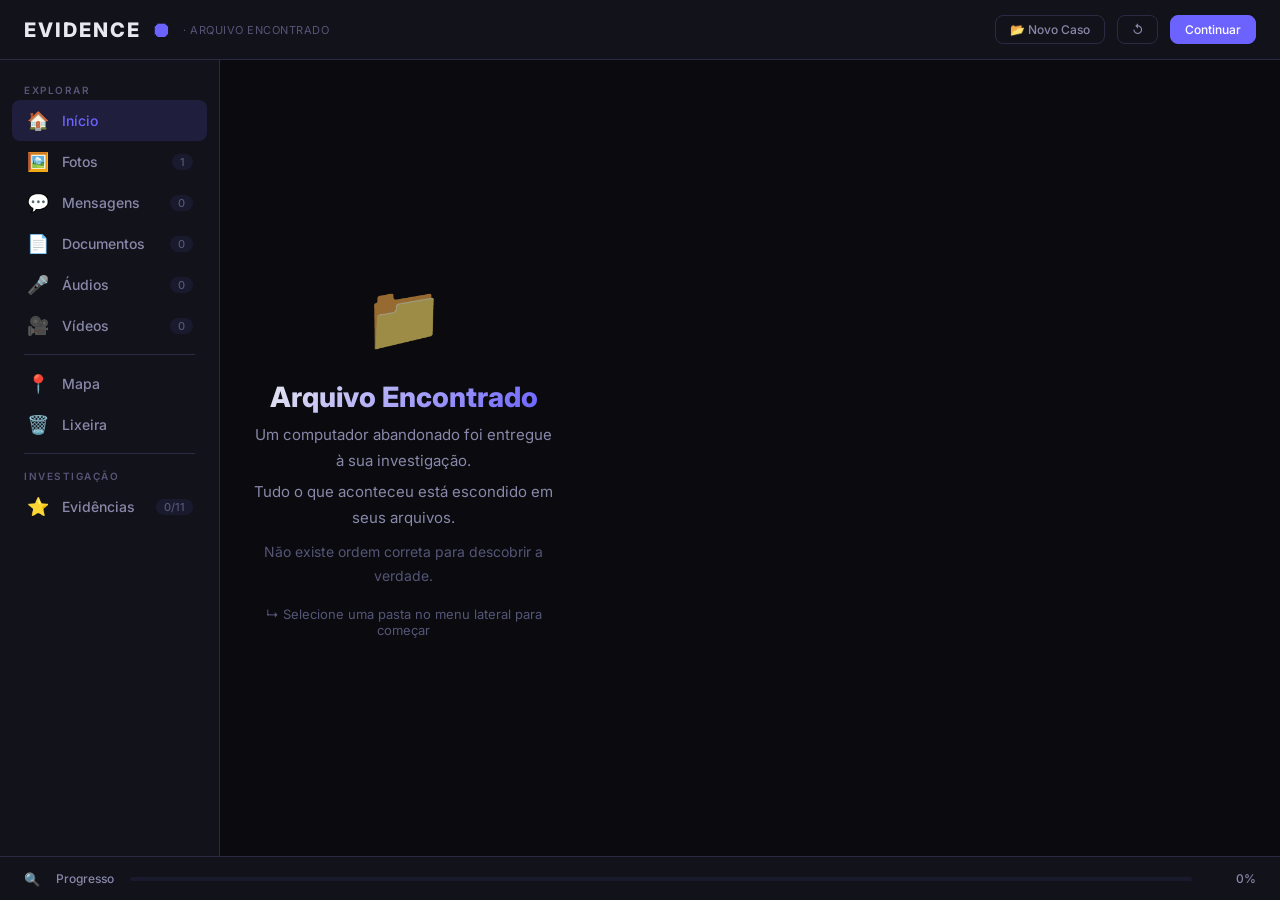
<file: index.html>
<!DOCTYPE html>
<html lang="pt-BR">
<head>
    <meta charset="UTF-8">
    <meta name="viewport" content="width=device-width, initial-scale=1.0, maximum-scale=1.0, user-scalable=no">
    <title>Evidence - Arquivo Encontrado</title>
    
    <link rel="preconnect" href="https://fonts.googleapis.com">
    <link rel="preconnect" href="https://fonts.gstatic.com" crossorigin>
    <link href="https://fonts.googleapis.com/css2?family=Inter:wght@300;400;500;600;700;800&display=swap" rel="stylesheet">
    
    <!-- Favicon -->
    <link rel="icon" type="image/x-icon" href="/favicon.ico">
    
    <style>
        * { margin: 0; padding: 0; box-sizing: border-box; }

        :root {
            --bg-primary: #0a0a0f;
            --bg-secondary: #12121a;
            --bg-card: #1a1a2e;
            --bg-hover: #2a2a44;
            --border-color: #2a2a44;
            --text-primary: #e8e8f0;
            --text-secondary: #8888aa;
            --text-muted: #555577;
            --accent: #6c63ff;
            --accent-hover: #7c73ff;
            --accent-glow: rgba(108, 99, 255, 0.15);
            --success: #00d4aa;
            --warning: #ffb74d;
            --danger: #ff6b6b;
            --radius: 12px;
            --radius-sm: 8px;
            --radius-lg: 20px;
            --transition: 0.25s cubic-bezier(0.4, 0, 0.2, 1);
            
            --whatsapp-green: #00a884;
            --whatsapp-green-light: #25d366;
            --whatsapp-bg: #0e0e12;
            --whatsapp-bubble-out: #005c4b;
            --whatsapp-bubble-in: #1f2c33;
            --whatsapp-text-out: #e9edef;
            --whatsapp-text-in: #d1d7db;
            --whatsapp-time: #8696a0;
            --whatsapp-header: #202c33;
            --whatsapp-input: #2a3942;
            --whatsapp-reply-bg: #1f2c33;
            --whatsapp-reply-hover: #2a3942;
        }

        body {
            font-family: 'Inter', -apple-system, BlinkMacSystemFont, sans-serif;
            background: var(--bg-primary);
            color: var(--text-primary);
            min-height: 100vh;
            display: flex;
            flex-direction: column;
            overflow: hidden;
            user-select: none;
        }

        ::-webkit-scrollbar { width: 4px; height: 4px; }
        ::-webkit-scrollbar-track { background: var(--bg-secondary); }
        ::-webkit-scrollbar-thumb { background: var(--accent); border-radius: 4px; }

        header {
            background: var(--bg-secondary);
            border-bottom: 1px solid var(--border-color);
            padding: 12px 24px;
            display: flex;
            align-items: center;
            justify-content: space-between;
            flex-shrink: 0;
            height: 60px;
        }

        .logo {
            font-size: 20px;
            font-weight: 800;
            letter-spacing: 2px;
            color: var(--text-primary);
            display: flex;
            align-items: center;
            gap: 10px;
        }

        .logo span { color: var(--accent); }
        .logo small { font-size: 11px; font-weight: 400; color: var(--text-muted); letter-spacing: 0.5px; }

        .header-actions {
            display: flex;
            align-items: center;
            gap: 12px;
        }

        .header-actions button {
            background: transparent;
            border: 1px solid var(--border-color);
            color: var(--text-secondary);
            padding: 6px 14px;
            border-radius: var(--radius-sm);
            font-size: 12px;
            font-weight: 500;
            cursor: pointer;
            transition: var(--transition);
            font-family: inherit;
        }

        .header-actions button:hover {
            background: var(--bg-card);
            color: var(--text-primary);
            border-color: var(--accent);
        }

        .header-actions .btn-primary {
            background: var(--accent);
            border-color: var(--accent);
            color: white;
        }

        .header-actions .btn-primary:hover {
            background: var(--accent-hover);
            border-color: var(--accent-hover);
        }

        main {
            display: flex;
            flex: 1;
            overflow: hidden;
        }

        .sidebar {
            width: 220px;
            background: var(--bg-secondary);
            border-right: 1px solid var(--border-color);
            padding: 16px 12px;
            display: flex;
            flex-direction: column;
            flex-shrink: 0;
            overflow-y: auto;
        }

        .sidebar-label {
            font-size: 10px;
            text-transform: uppercase;
            letter-spacing: 1.5px;
            color: var(--text-muted);
            padding: 8px 12px 4px;
            font-weight: 600;
        }

        .sidebar-item {
            display: flex;
            align-items: center;
            gap: 12px;
            padding: 10px 14px;
            border-radius: var(--radius-sm);
            cursor: pointer;
            transition: var(--transition);
            color: var(--text-secondary);
            font-size: 14px;
            font-weight: 500;
        }

        .sidebar-item:hover {
            background: var(--bg-card);
            color: var(--text-primary);
        }

        .sidebar-item.active {
            background: var(--accent-glow);
            color: var(--accent);
        }

        .sidebar-item .icon { font-size: 18px; width: 24px; text-align: center; }
        .sidebar-item .badge {
            margin-left: auto;
            background: var(--bg-card);
            padding: 1px 8px;
            border-radius: 10px;
            font-size: 11px;
            color: var(--text-muted);
        }

        .sidebar-item.active .badge {
            background: var(--accent);
            color: white;
        }

        .sidebar-divider {
            border: none;
            border-top: 1px solid var(--border-color);
            margin: 8px 12px;
        }

        .content {
            flex: 1;
            padding: 24px 32px;
            overflow-y: auto;
            background: var(--bg-primary);
            display: flex;
            align-items: center;
            justify-content: center;
        }

        .welcome {
            display: flex;
            flex-direction: column;
            align-items: center;
            justify-content: center;
            height: 100%;
            text-align: center;
            max-width: 560px;
            margin: 0 auto;
        }

        .welcome-icon { font-size: 64px; margin-bottom: 24px; opacity: 0.6; }
        .welcome h1 {
            font-size: 28px;
            font-weight: 800;
            margin-bottom: 8px;
            background: linear-gradient(135deg, var(--text-primary), var(--accent));
            -webkit-background-clip: text;
            -webkit-text-fill-color: transparent;
        }
        .welcome p { color: var(--text-secondary); font-size: 15px; line-height: 1.7; margin-bottom: 6px; }
        .welcome .hint { color: var(--text-muted); font-size: 13px; margin-top: 12px; }

        .file-grid {
            display: grid;
            grid-template-columns: repeat(auto-fill, minmax(160px, 1fr));
            gap: 16px;
            padding: 4px 0;
            width: 100%;
        }

        .file-card {
            background: var(--bg-secondary);
            border: 1px solid var(--border-color);
            border-radius: var(--radius);
            padding: 20px 16px;
            text-align: center;
            cursor: pointer;
            transition: var(--transition);
            position: relative;
        }

        .file-card:hover {
            border-color: var(--accent);
            transform: translateY(-2px);
            box-shadow: 0 8px 32px rgba(0, 0, 0, 0.3);
        }

        .file-card.locked {
            opacity: 0.5;
            cursor: not-allowed;
        }

        .file-card.locked:hover {
            border-color: var(--border-color);
            transform: none;
            box-shadow: none;
        }

        .file-card.hidden {
            display: none !important;
        }

        .file-card .file-icon { font-size: 40px; display: block; margin-bottom: 10px; }
        .file-card .file-name { font-size: 13px; font-weight: 500; color: var(--text-primary); }
        .file-card .file-meta { font-size: 11px; color: var(--text-muted); margin-top: 4px; }
        .file-card .lock-icon {
            position: absolute;
            top: 8px;
            right: 8px;
            font-size: 14px;
            color: var(--warning);
        }
        .file-card .evidence-badge {
            position: absolute;
            top: 8px;
            left: 8px;
            font-size: 12px;
            color: var(--accent);
        }

        /* ============================================
           IPHONE COM IMAGEM DE FUNDO
           ============================================ */

        .iphone-wrapper {
            display: flex;
            justify-content: center;
            align-items: center;
            width: 100%;
            height: 100%;
            padding: 10px;
        }

        .iphone-container {
            position: relative;
            width: 380px;
            max-width: 95%;
            aspect-ratio: 9 / 19.5;
            display: flex;
            justify-content: center;
            align-items: center;
            flex-shrink: 0;
        }

        .iphone-container .iphone-bg {
            width: 100%;
            height: 100%;
            object-fit: contain;
            display: block;
            position: absolute;
            top: 0;
            left: 0;
            z-index: 1;
            pointer-events: none;
        }

        .iphone-screen-overlay {
            position: absolute;
            top: 6.5%;
            left: 6.5%;
            width: 87%;
            height: 85%;
            background: #ffffff;
            border-radius: 30px;
            z-index: 2;
            overflow: hidden;
            display: flex;
            flex-direction: column;
        }

        .iphone-screen-overlay.dark {
            background: var(--whatsapp-bg);
        }

        .whatsapp-header {
            background: var(--whatsapp-header);
            padding: 8px 12px;
            display: flex;
            align-items: center;
            gap: 10px;
            border-bottom: 1px solid rgba(255,255,255,0.05);
            flex-shrink: 0;
            min-height: 48px;
        }

        .whatsapp-header .back-btn {
            color: var(--whatsapp-text-out);
            font-size: 18px;
            cursor: pointer;
            background: none;
            border: none;
            padding: 2px 6px;
        }

        .whatsapp-header .back-btn:hover {
            color: var(--whatsapp-green-light);
        }

        .whatsapp-header .avatar-img {
            width: 32px;
            height: 32px;
            border-radius: 50%;
            object-fit: cover;
            flex-shrink: 0;
            background: var(--accent);
        }

        .whatsapp-header .avatar-placeholder {
            width: 32px;
            height: 32px;
            border-radius: 50%;
            background: var(--accent);
            display: flex;
            align-items: center;
            justify-content: center;
            font-size: 14px;
            font-weight: 700;
            color: white;
            flex-shrink: 0;
        }

        .whatsapp-header .info {
            flex: 1;
            min-width: 0;
        }

        .whatsapp-header .info .name {
            font-weight: 600;
            font-size: 14px;
            color: var(--text-primary);
            white-space: nowrap;
            overflow: hidden;
            text-overflow: ellipsis;
        }

        .whatsapp-header .info .status {
            font-size: 10px;
            color: var(--whatsapp-time);
        }

        .whatsapp-header .info .status.online {
            color: var(--whatsapp-green-light);
        }

        .whatsapp-header .actions {
            display: flex;
            gap: 12px;
            color: var(--whatsapp-time);
            font-size: 16px;
            flex-shrink: 0;
        }

        .whatsapp-messages {
            flex: 1;
            padding: 8px 12px;
            overflow-y: auto;
            display: flex;
            flex-direction: column;
            gap: 2px;
            background: #ffffff;
            min-height: 0;
            max-height: 100%;
        }

        .whatsapp-messages.dark {
            background: var(--whatsapp-bg);
        }

        .whatsapp-messages::-webkit-scrollbar {
            width: 3px;
        }

        .whatsapp-messages::-webkit-scrollbar-thumb {
            background: var(--whatsapp-time);
            border-radius: 10px;
        }

        .whatsapp-message {
            display: flex;
            flex-direction: column;
            max-width: 80%;
            animation: messageSlide 0.3s ease;
            flex-shrink: 0;
        }

        .whatsapp-message.out {
            align-self: flex-end;
        }

        .whatsapp-message.in {
            align-self: flex-start;
        }

        .whatsapp-message .bubble {
            padding: 6px 10px;
            border-radius: 8px;
            font-size: 12px;
            line-height: 1.4;
            word-wrap: break-word;
            position: relative;
        }

        .whatsapp-message.out .bubble {
            background: var(--whatsapp-bubble-out);
            color: var(--whatsapp-text-out);
            border-bottom-right-radius: 2px;
        }

        .whatsapp-message.in .bubble {
            background: var(--whatsapp-bubble-in);
            color: var(--whatsapp-text-in);
            border-bottom-left-radius: 2px;
        }

        .whatsapp-message .sender {
            font-size: 10px;
            font-weight: 600;
            color: var(--accent);
            margin-bottom: 2px;
            padding-left: 4px;
        }

        .whatsapp-message .time-row {
            display: flex;
            align-items: center;
            gap: 4px;
            font-size: 9px;
            color: var(--whatsapp-time);
            margin-top: 2px;
            padding: 0 4px;
            align-self: flex-end;
        }

        .whatsapp-message .time-row .status-icon {
            font-size: 10px;
        }

        .whatsapp-message .evidence-badge-msg {
            font-size: 9px;
            color: var(--accent);
            margin-top: 2px;
            padding: 2px 6px;
            background: var(--accent-glow);
            border-radius: 4px;
            display: inline-block;
            align-self: flex-start;
        }

        .whatsapp-replies {
            display: flex;
            flex-direction: column;
            gap: 4px;
            padding: 6px 0;
            margin-top: 4px;
            width: 100%;
        }

        .reply-btn {
            background: var(--whatsapp-reply-bg);
            border: 1px solid var(--border-color);
            border-radius: 10px;
            padding: 6px 10px;
            color: var(--text-primary);
            font-size: 11px;
            cursor: pointer;
            transition: var(--transition);
            text-align: left;
            font-family: inherit;
            width: 100%;
            margin: 1px 0;
            line-height: 1.3;
        }

        .reply-btn:hover {
            background: var(--whatsapp-reply-hover);
            border-color: var(--accent);
            transform: translateX(4px);
        }

        .reply-btn:active {
            transform: scale(0.98);
        }

        .reply-btn .reply-emoji {
            margin-right: 6px;
        }

        .typing-indicator {
            display: flex;
            align-items: center;
            gap: 6px;
            padding: 6px 10px;
            background: var(--whatsapp-bubble-in);
            border-radius: 10px;
            max-width: 50px;
            animation: messageSlide 0.3s ease;
            align-self: flex-start;
            flex-shrink: 0;
        }

        .typing-indicator span {
            width: 6px;
            height: 6px;
            background: var(--whatsapp-time);
            border-radius: 50%;
            animation: typingBounce 1.2s ease-in-out infinite;
        }

        .typing-indicator span:nth-child(2) { animation-delay: 0.2s; }
        .typing-indicator span:nth-child(3) { animation-delay: 0.4s; }

        @keyframes typingBounce {
            0%, 60%, 100% { transform: translateY(0); }
            30% { transform: translateY(-6px); }
        }

        @keyframes messageSlide {
            from { opacity: 0; transform: translateY(8px); }
            to { opacity: 1; transform: translateY(0); }
        }

        .whatsapp-footer {
            padding: 6px 10px;
            background: var(--whatsapp-header);
            border-top: 1px solid rgba(255,255,255,0.05);
            display: flex;
            align-items: center;
            gap: 6px;
            flex-shrink: 0;
            min-height: 40px;
        }

        .whatsapp-footer .input {
            flex: 1;
            background: var(--whatsapp-input);
            border: none;
            border-radius: 6px;
            padding: 5px 10px;
            color: var(--text-primary);
            font-size: 11px;
            font-family: inherit;
            outline: none;
            min-height: 30px;
        }

        .whatsapp-footer .input::placeholder {
            color: var(--whatsapp-time);
            font-size: 10px;
        }

        .whatsapp-footer .send-btn {
            background: var(--whatsapp-green);
            border: none;
            border-radius: 50%;
            width: 28px;
            height: 28px;
            display: flex;
            align-items: center;
            justify-content: center;
            cursor: pointer;
            font-size: 12px;
            color: white;
            flex-shrink: 0;
        }

        .whatsapp-footer .send-btn:disabled {
            opacity: 0.3;
            cursor: not-allowed;
        }

        .whatsapp-footer .emoji-btn {
            background: none;
            border: none;
            color: var(--whatsapp-time);
            font-size: 14px;
            cursor: pointer;
            padding: 2px;
        }

        /* ============================================
           VIEWER OVERLAY
           ============================================ */

        .viewer-overlay {
            position: fixed;
            inset: 0;
            background: rgba(0, 0, 0, 0.75);
            backdrop-filter: blur(8px);
            display: none;
            align-items: center;
            justify-content: center;
            z-index: 1000;
            animation: fadeIn 0.2s ease;
        }

        .viewer-overlay.open { display: flex; }

        .viewer-window {
            background: var(--bg-secondary);
            border: 1px solid var(--border-color);
            border-radius: var(--radius);
            width: 90%;
            max-width: 640px;
            max-height: 80vh;
            display: flex;
            flex-direction: column;
            animation: slideUp 0.25s ease;
            box-shadow: 0 24px 80px rgba(0, 0, 0, 0.6);
        }

        .viewer-header {
            padding: 16px 20px;
            border-bottom: 1px solid var(--border-color);
            display: flex;
            align-items: center;
            justify-content: space-between;
            flex-shrink: 0;
        }

        .viewer-header .title { font-size: 15px; font-weight: 600; color: var(--text-primary); display: flex; align-items: center; gap: 10px; }
        .viewer-header .title .ext { font-size: 11px; color: var(--text-muted); font-weight: 400; }
        .viewer-close {
            background: transparent;
            border: none;
            color: var(--text-muted);
            font-size: 24px;
            cursor: pointer;
            transition: var(--transition);
            padding: 0 4px;
            line-height: 1;
        }
        .viewer-close:hover { color: var(--danger); }

        .viewer-body { 
            padding: 24px 20px; 
            overflow-y: auto; 
            flex: 1;
            display: flex;
            flex-direction: column;
            align-items: center;
        }

        .viewer-body .file-preview { text-align: center; padding: 20px 0; width: 100%; }
        .viewer-body .file-preview img { max-width: 100%; max-height: 400px; border-radius: 8px; margin-bottom: 16px; object-fit: contain; background: var(--bg-card); border: 1px solid var(--border-color); }
        .viewer-body .file-preview .big-icon { font-size: 72px; display: block; margin-bottom: 16px; }
        .viewer-body .file-preview p { color: var(--text-secondary); line-height: 1.6; }
        .viewer-body .file-preview .meta { font-size: 12px; color: var(--text-muted); margin-top: 12px; }
        .viewer-body .file-preview .evidence-found {
            margin-top: 12px;
            padding: 8px 16px;
            background: var(--accent-glow);
            border-radius: var(--radius-sm);
            color: var(--accent);
            font-size: 13px;
        }

        .progress-container {
            padding: 8px 24px;
            background: var(--bg-secondary);
            border-top: 1px solid var(--border-color);
            display: flex;
            align-items: center;
            gap: 16px;
            flex-shrink: 0;
            height: 44px;
        }

        .progress-track {
            flex: 1;
            height: 4px;
            background: var(--bg-card);
            border-radius: 4px;
            overflow: hidden;
        }

        .progress-fill {
            height: 100%;
            background: linear-gradient(90deg, var(--accent), var(--success));
            border-radius: 4px;
            transition: width 0.6s ease;
            width: 0%;
        }

        .progress-label {
            font-size: 12px;
            font-weight: 500;
            color: var(--text-secondary);
            min-width: 48px;
            text-align: right;
        }

        /* ============================================
           ANIMATIONS
           ============================================ */

        @keyframes confettiFall {
            0% { opacity: 1; transform: translateY(0) rotate(0deg) scale(1); }
            100% { opacity: 0; transform: translateY(100vh) rotate(720deg) scale(0.3); }
        }

        @keyframes celebrationPop {
            0% { opacity: 0; transform: translate(-50%, -50%) scale(0.5); }
            60% { transform: translate(-50%, -50%) scale(1.1); }
            100% { opacity: 1; transform: translate(-50%, -50%) scale(1); }
        }

        @keyframes flashEffect {
            0% { opacity: 1; }
            100% { opacity: 0; }
        }

        @keyframes fadeIn {
            from { opacity: 0; }
            to { opacity: 1; }
        }

        @keyframes slideUp {
            from { opacity: 0; transform: translateY(20px) scale(0.97); }
            to { opacity: 1; transform: translateY(0) scale(1); }
        }

        @keyframes notificationSlide {
            from { opacity: 0; transform: translateX(100px); }
            to { opacity: 1; transform: translateX(0); }
        }

        .empty-state {
            text-align: center;
            padding: 60px 20px;
            color: var(--text-muted);
        }

        .empty-state .icon { font-size: 48px; margin-bottom: 16px; opacity: 0.4; }
        .empty-state h3 { color: var(--text-secondary); margin-bottom: 4px; }

        .custom-notification {
            position: fixed;
            bottom: 80px;
            left: 50%;
            transform: translateX(-50%);
            background: var(--bg-card);
            border: 1px solid var(--border-color);
            border-radius: var(--radius);
            padding: 12px 24px;
            color: var(--text-primary);
            font-size: 14px;
            z-index: 999;
            animation: notificationSlide 0.3s ease;
            box-shadow: 0 8px 32px rgba(0,0,0,0.4);
            max-width: 90%;
            text-align: center;
            font-weight: 500;
        }

        .custom-notification.success { border-left: 4px solid var(--success); }
        .custom-notification.warning { border-left: 4px solid var(--warning); }
        .custom-notification.info { border-left: 4px solid var(--accent); }

        .hint-notification {
            position: fixed;
            bottom: 140px;
            left: 50%;
            transform: translateX(-50%);
            background: var(--bg-card);
            border: 1px solid var(--accent);
            border-radius: var(--radius);
            padding: 14px 28px;
            color: var(--text-primary);
            font-size: 15px;
            z-index: 999;
            animation: notificationSlide 0.4s ease;
            box-shadow: 0 8px 32px rgba(0,0,0,0.4), 0 0 40px rgba(108,99,255,0.15);
            max-width: 90%;
            text-align: center;
            font-weight: 500;
        }

        .hint-notification .emoji { font-size: 20px; }
        .hint-notification .highlight { color: var(--accent); font-weight: 700; }

        /* ============================================
           RESPONSIVE
           ============================================ */

        @media (max-width: 768px) {
            .sidebar { width: 60px; padding: 12px 6px; }
            .sidebar-item span:not(.icon) { display: none; }
            .sidebar-item .badge { display: none; }
            .sidebar-item { padding: 10px; justify-content: center; }
            .content { padding: 16px; }
            .file-grid { grid-template-columns: repeat(auto-fill, minmax(120px, 1fr)); }
            .viewer-window { width: 95%; max-height: 90vh; }
            .logo small { display: none; }
            .custom-notification { bottom: 70px; font-size: 12px; padding: 10px 16px; }
            .hint-notification { bottom: 130px; font-size: 13px; padding: 10px 16px; }
            .celebration-notification { padding: 24px 20px !important; }
            .celebration-notification div { font-size: 14px !important; }
            .iphone-container { width: 320px; max-width: 95%; }
            .iphone-screen-overlay { top: 6%; left: 6%; width: 88%; height: 86%; border-radius: 24px; }
            .reply-btn { font-size: 10px; padding: 5px 8px; }
            .whatsapp-message .bubble { font-size: 11px; padding: 5px 8px; }
        }

        @media (max-width: 480px) {
            header { padding: 8px 12px; }
            .logo { font-size: 16px; }
            .header-actions button { font-size: 11px; padding: 4px 10px; }
            .file-grid { grid-template-columns: repeat(auto-fill, minmax(100px, 1fr)); }
            .iphone-container { width: 280px; max-width: 98%; }
            .iphone-screen-overlay { top: 5%; left: 5%; width: 90%; height: 88%; border-radius: 20px; }
            .whatsapp-header .info .name { font-size: 12px; }
            .whatsapp-message .bubble { font-size: 10px; padding: 4px 6px; }
            .reply-btn { font-size: 10px; padding: 4px 8px; }
            .whatsapp-header { padding: 4px 8px; min-height: 36px; }
            .whatsapp-header .avatar-img { width: 24px; height: 24px; }
            .whatsapp-header .back-btn { font-size: 14px; }
            .whatsapp-header .actions { font-size: 12px; gap: 8px; }
            .whatsapp-messages { padding: 4px 8px; }
            .whatsapp-footer { padding: 4px 8px; min-height: 32px; }
            .whatsapp-footer .input { font-size: 10px; padding: 4px 8px; }
        }
    </style>
</head>
<body>

    <header>
        <div class="logo">
            EVIDENCE <span>⏺</span>
            <small>· ARQUIVO ENCONTRADO</small>
        </div>
        <div class="header-actions">
            <button id="newCaseBtn">📂 Novo Caso</button>
            <button id="resetBtn">↺</button>
            <button class="btn-primary" id="continueBtn">Continuar</button>
        </div>
    </header>

    <main>
        <aside class="sidebar" id="sidebar">
            <div class="sidebar-label">Explorar</div>
            <div class="sidebar-item active" data-folder="welcome">
                <span class="icon">🏠</span><span>Início</span>
            </div>
            <div class="sidebar-item" data-folder="photos">
                <span class="icon">🖼️</span><span>Fotos</span>
                <span class="badge" id="photosBadge">0</span>
            </div>
            <div class="sidebar-item" data-folder="messages">
                <span class="icon">💬</span><span>Mensagens</span>
                <span class="badge" id="messagesBadge">0</span>
            </div>
            <div class="sidebar-item" data-folder="documents">
                <span class="icon">📄</span><span>Documentos</span>
                <span class="badge" id="documentsBadge">0</span>
            </div>
            <div class="sidebar-item" data-folder="audio">
                <span class="icon">🎤</span><span>Áudios</span>
                <span class="badge" id="audioBadge">0</span>
            </div>
            <div class="sidebar-item" data-folder="video">
                <span class="icon">🎥</span><span>Vídeos</span>
                <span class="badge" id="videoBadge">0</span>
            </div>
            <hr class="sidebar-divider">
            <div class="sidebar-item" data-folder="map">
                <span class="icon">📍</span><span>Mapa</span>
            </div>
            <div class="sidebar-item" data-folder="trash">
                <span class="icon">🗑️</span><span>Lixeira</span>
            </div>
            <hr class="sidebar-divider">
            <div class="sidebar-label">Investigação</div>
            <div class="sidebar-item" data-folder="evidence">
                <span class="icon">⭐</span><span>Evidências</span>
                <span class="badge" id="evidenceBadge">0/11</span>
            </div>
        </aside>

        <section class="content" id="content">
            <div class="welcome" id="welcomeScreen">
                <div class="welcome-icon">📁</div>
                <h1>Arquivo Encontrado</h1>
                <p>Um computador abandonado foi entregue à sua investigação.</p>
                <p>Tudo o que aconteceu está escondido em seus arquivos.</p>
                <p style="color: var(--text-muted); font-size: 14px; margin-top: 4px;">Não existe ordem correta para descobrir a verdade.</p>
                <div class="hint">↳ Selecione uma pasta no menu lateral para começar</div>
            </div>
            <div id="folderContent" style="width:100%;height:100%;display:flex;align-items:center;justify-content:center;"></div>
        </section>
    </main>

    <footer class="progress-container">
        <span style="font-size: 13px; color: var(--text-muted);">🔍</span>
        <span style="font-size: 12px; color: var(--text-secondary); font-weight: 500;">Progresso</span>
        <div class="progress-track">
            <div class="progress-fill" id="progressFill" style="width: 0%;"></div>
        </div>
        <span class="progress-label" id="progressLabel">0%</span>
    </footer>

    <div class="viewer-overlay" id="viewerOverlay">
        <div class="viewer-window">
            <div class="viewer-header">
                <span class="title" id="viewerTitle">📄 documento.pdf<span class="ext">· PDF</span></span>
                <button class="viewer-close" id="viewerClose">✕</button>
            </div>
            <div class="viewer-body" id="viewerBody">
                <div class="file-preview"><span class="big-icon">📄</span><p>Conteúdo do arquivo aqui.</p></div>
            </div>
        </div>
    </div>

    <script>
        (function() {
            'use strict';

            // ============================================
            // APP STATE
            // ============================================

            const AppState = {
                currentFile: null,
                chatStep: 0,
                chatActive: false
            };

            // ============================================
            // CONVERSA COMPLETA COM DR. RICARDO ALVES (10 MENSAGENS)
            // ============================================

            const CONVERSATION = {
                messages: [
                    {
                        id: 0,
                        sender: 'Dr. Ricardo Alves',
                        text: '⚠️ Helena, pelo amor de Deus, pare com isso! O que você está fazendo é extremamente perigoso. Você não tem noção do que está mexendo.',
                        time: '16:45',
                        replies: [
                            { text: 'O que você quer dizer com isso?', emoji: '😰' },
                            { text: 'Estou apenas investigando a verdade.', emoji: '🔍' },
                            { text: 'Por que você está tão preocupado?', emoji: '🤔' }
                        ],
                        nextId: 1,
                        evidenceId: 'ev_004'
                    },
                    {
                        id: 1,
                        sender: 'Dr. Ricardo Alves',
                        text: '📋 O Projeto Azul não é um experimento científico comum. É uma operação secreta. Eles estão usando pessoas como cobaias.',
                        time: '16:48',
                        replies: [
                            { text: 'Cobaias? O que você quer dizer?', emoji: '😨' },
                            { text: 'Isso é loucura!', emoji: '🤯' },
                            { text: 'Eu preciso de provas.', emoji: '🔎' }
                        ],
                        nextId: 2,
                        evidenceId: 'ev_004'
                    },
                    {
                        id: 2,
                        sender: 'Dr. Ricardo Alves',
                        text: '📝 Helena descobriu tudo. Por isso ela sumiu. Ela estava prestes a expor o Projeto Azul. As pistas estão no laboratório, no arquivo azul e nas anotações dela.',
                        time: '16:52',
                        replies: [
                            { text: 'Onde posso encontrar essas pistas?', emoji: '📍' },
                            { text: 'Já encontrei algumas coisas.', emoji: '📂' },
                            { text: 'Me diga o que você sabe.', emoji: '🗣️' }
                        ],
                        nextId: 3,
                        evidenceId: 'ev_004'
                    },
                    {
                        id: 3,
                        sender: 'Dr. Ricardo Alves',
                        text: '📖 O diário de Helena tem os nomes de todos os envolvidos. E os experimentos. É a prova que vai derrubar eles. Você precisa encontrar o diário completo.',
                        time: '17:00',
                        replies: [
                            { text: 'Onde está o diário?', emoji: '🔍' },
                            { text: 'Já encontrei algumas páginas.', emoji: '📄' },
                            { text: 'Como você sabe disso?', emoji: '🤔' }
                        ],
                        nextId: 4,
                        evidenceId: 'ev_005'
                    },
                    {
                        id: 4,
                        sender: 'Dr. Ricardo Alves',
                        text: '😢 Helena, eu te conheço há anos. Sei quando você está com medo. E você está com muito medo. Por favor, me deixe ajudar.',
                        time: '17:05',
                        replies: [
                            { text: 'Você não entende o que está em jogo.', emoji: '😰' },
                            { text: 'Não posso envolver você nisso.', emoji: '🛡️' },
                            { text: 'Se souberem que você sabe, vão te machucar.', emoji: '💀' }
                        ],
                        nextId: 5,
                        evidenceId: 'ev_005'
                    },
                    {
                        id: 5,
                        sender: 'Dr. Ricardo Alves',
                        text: '☠️ Eu sei que você encontrou o Arquivo Azul. Você não deveria ter visto isso. Eles estão te observando. Pare agora, Helena.',
                        time: '17:10',
                        replies: [
                            { text: 'Quem está me observando?', emoji: '❓' },
                            { text: 'Não vou parar até descobrir a verdade.', emoji: '💪' },
                            { text: 'O que vocês estão escondendo?', emoji: '🔎' }
                        ],
                        nextId: 6,
                        evidenceId: 'ev_006'
                    },
                    {
                        id: 6,
                        sender: 'Dr. Ricardo Alves',
                        text: '💀 Você tem 24 horas para entregar tudo o que encontrou. Caso contrário, as consequências serão... permanentes. Não faça isso, Helena.',
                        time: '17:15',
                        replies: [
                            { text: 'Você não vai me intimidar.', emoji: '😤' },
                            { text: 'Eu tenho provas do que vocês fizeram.', emoji: '📄' },
                            { text: 'A polícia vai saber de tudo.', emoji: '👮' }
                        ],
                        nextId: 7,
                        evidenceId: 'ev_006'
                    },
                    {
                        id: 7,
                        sender: 'Dr. Ricardo Alves',
                        text: '😭 Helena, eu preciso te contar a verdade. Sobre o Projeto Azul. Não é o que pensam. Eles estão escondendo algo terrível. Você precisa saber.',
                        time: '17:20',
                        replies: [
                            { text: 'O que você descobriu, Ricardo?', emoji: '😨' },
                            { text: 'Estou com medo. O que eles fizeram?', emoji: '😰' },
                            { text: 'Onde você está? Preciso te encontrar.', emoji: '📍' }
                        ],
                        nextId: 8,
                        evidenceId: 'ev_007'
                    },
                    {
                        id: 8,
                        sender: 'Dr. Ricardo Alves',
                        text: '📁 O arquivo azul tem tudo. Os experimentos, os nomes, as datas. É a única prova que pode derrubar eles. Você precisa proteger esse arquivo.',
                        time: '17:25',
                        replies: [
                            { text: 'Vou encontrar o arquivo.', emoji: '💪' },
                            { text: 'Onde você está agora?', emoji: '📍' },
                            { text: 'Não se preocupe, vou proteger você.', emoji: '🛡️' }
                        ],
                        nextId: 9,
                        evidenceId: 'ev_007'
                    },
                    {
                        id: 9,
                        sender: 'Dr. Ricardo Alves',
                        text: '💔 Eles estão aqui. Eu ouvi os passos. Preciso ir. Encontre o arquivo. Prometa... por favor... encontre a verdade.',
                        time: '17:30',
                        replies: [
                            { text: 'Prometo que vou encontrar.', emoji: '🤝' },
                            { text: 'Não desista, Ricardo!', emoji: '💪' },
                            { text: 'Vou salvar você e Helena.', emoji: '🦸' }
                        ],
                        nextId: null,
                        evidenceId: 'ev_007',
                        isFinal: true
                    }
                ]
            };

            // ============================================
            // EVIDÊNCIAS
            // ============================================

            const EVIDENCES = [
                { id: 'ev_001', name: 'Foto do Laboratório', found: false },
                { id: 'ev_002', name: 'Arquivo Azul', found: false },
                { id: 'ev_003', name: 'Anotações de Helena', found: false },
                { id: 'ev_004', name: 'Mensagem de Ricardo', found: false },
                { id: 'ev_005', name: 'Mensagem de Ricardo 2', found: false },
                { id: 'ev_006', name: 'Mensagem de Ricardo 3', found: false },
                { id: 'ev_007', name: 'Confissão de Ricardo', found: false },
                { id: 'ev_008', name: 'Relatório do Projeto', found: false },
                { id: 'ev_009', name: 'Termo de Sigilo', found: false },
                { id: 'ev_010', name: 'Ligação de Helena', found: false },
                { id: 'ev_011', name: 'Vídeo do Laboratório', found: false }
            ];

            // ============================================
            // STATE
            // ============================================

            let currentFolder = 'welcome';
            let progress = 0;
            let currentChatIndex = 0;
            let chatHistory = [];

            // ============================================
            // DOM REFS
            // ============================================

            const content = document.getElementById('content');
            const sidebar = document.getElementById('sidebar');
            const progressFill = document.getElementById('progressFill');
            const progressLabel = document.getElementById('progressLabel');
            const viewerOverlay = document.getElementById('viewerOverlay');
            const viewerTitle = document.getElementById('viewerTitle');
            const viewerBody = document.getElementById('viewerBody');
            const viewerClose = document.getElementById('viewerClose');
            const evidenceBadge = document.getElementById('evidenceBadge');

            // ============================================
            // NOTIFICATION SYSTEM
            // ============================================

            function showNotification(message, type = 'info') {
                const old = document.querySelector('.custom-notification');
                if (old) old.remove();
                const notif = document.createElement('div');
                notif.className = `custom-notification ${type}`;
                notif.textContent = message;
                document.body.appendChild(notif);
                setTimeout(() => {
                    notif.style.opacity = '0';
                    notif.style.transition = 'opacity 0.3s ease';
                    setTimeout(() => notif.remove(), 300);
                }, 3000);
            }

            // ============================================
            // SISTEMA DE CONFETES
            // ============================================

            function showCelebration(evidenceName) {
                createConfetti();
                showCelebrationNotification(evidenceName);
                flashScreen();
            }

            function createConfetti() {
                const colors = ['#6c63ff', '#00d4aa', '#ffb74d', '#ff6b6b', '#4fc3f7', '#ff80ab', '#b39ddb', '#ffd54f', '#81c784'];
                const container = document.createElement('div');
                container.style.cssText = 'position:fixed;inset:0;pointer-events:none;z-index:9999;overflow:hidden;';
                container.id = 'confetti-container';
                document.body.appendChild(container);

                for (let i = 0; i < 100; i++) {
                    const confetti = document.createElement('div');
                    const size = Math.random() * 10 + 5;
                    const color = colors[Math.floor(Math.random() * colors.length)];
                    const left = Math.random() * 100;
                    const delay = Math.random() * 2;
                    const duration = Math.random() * 2 + 1.5;
                    const rotation = Math.random() * 360;

                    confetti.style.cssText = `
                        position:absolute;width:${size}px;height:${size*0.6}px;background:${color};
                        left:${left}%;top:-20px;border-radius:2px;transform:rotate(${rotation}deg);
                        animation:confettiFall ${duration}s ease-in ${delay}s forwards;opacity:0;
                    `;
                    if (Math.random() > 0.7) {
                        confetti.style.borderRadius = '50%';
                        confetti.style.width = `${size * 0.8}px`;
                        confetti.style.height = `${size * 0.8}px`;
                    }
                    container.appendChild(confetti);
                }

                setTimeout(() => { if (container) container.remove(); }, 3500);
            }

            function showCelebrationNotification(evidenceName) {
                const old = document.querySelector('.celebration-notification');
                if (old) old.remove();

                const notif = document.createElement('div');
                notif.className = 'celebration-notification';
                notif.innerHTML = `
                    <div style="text-align:center;">
                        <div style="font-size:56px;margin-bottom:8px;">🎉</div>
                        <div style="font-size:20px;font-weight:800;color:var(--text-primary);">NOVA EVIDÊNCIA ENCONTRADA!</div>
                        <div style="font-size:18px;color:var(--accent);margin-top:6px;font-weight:700;">⭐ ${evidenceName}</div>
                        <div style="font-size:14px;color:var(--text-muted);margin-top:8px;">Continue investigando para descobrir mais!</div>
                    </div>
                `;
                notif.style.cssText = `
                    position:fixed;top:50%;left:50%;transform:translate(-50%,-50%) scale(0.8);
                    background:var(--bg-card);border:2px solid var(--accent);border-radius:var(--radius-lg);
                    padding:40px 56px;z-index:9998;box-shadow:0 24px 80px rgba(0,0,0,0.8),0 0 60px rgba(108,99,255,0.2);
                    animation:celebrationPop 0.6s cubic-bezier(0.34,1.56,0.64,1) forwards;max-width:90%;text-align:center;
                `;
                document.body.appendChild(notif);

                setTimeout(() => {
                    notif.style.transition = 'opacity 0.3s ease, transform 0.3s ease';
                    notif.style.opacity = '0';
                    notif.style.transform = 'translate(-50%, -50%) scale(0.5)';
                    setTimeout(() => notif.remove(), 300);
                }, 2800);
            }

            function flashScreen() {
                const flash = document.createElement('div');
                flash.style.cssText = 'position:fixed;inset:0;background:rgba(108,99,255,0.15);z-index:9997;pointer-events:none;animation:flashEffect 0.6s ease forwards;';
                document.body.appendChild(flash);
                setTimeout(() => flash.remove(), 600);
            }

            // ============================================
            // PROGRESS SYSTEM
            // ============================================

            function getVisibleItems(items) {
                return items.filter(item => {
                    if (!item.evidence) return true;
                    const ev = EVIDENCES.find(e => e.id === item.evidenceId);
                    if (!ev) return true;
                    return ev.found || canFindEvidence(item.evidenceId);
                });
            }

            function canFindEvidence(evidenceId) {
                const ev = EVIDENCES.find(e => e.id === evidenceId);
                if (ev && ev.found) return true;
                const order = ['ev_001', 'ev_002', 'ev_003', 'ev_004', 'ev_005', 'ev_006', 'ev_007', 'ev_008', 'ev_009', 'ev_010', 'ev_011'];
                const index = order.indexOf(evidenceId);
                if (index === -1) return true;
                if (index === 0) return true;
                const prevId = order[index - 1];
                const prevEv = EVIDENCES.find(e => e.id === prevId);
                return prevEv && prevEv.found;
            }

            function updateProgress() {
                const found = EVIDENCES.filter(e => e.found).length;
                const total = EVIDENCES.length;
                progress = Math.round((found / total) * 100);
                progressFill.style.width = progress + '%';
                progressLabel.textContent = progress + '%';
                evidenceBadge.textContent = `${found}/${total}`;
                updateFolderBadges();
                if (found === total && total > 0) {
                    setTimeout(() => {
                        showCelebration('🎉 TODAS AS EVIDÊNCIAS ENCONTRADAS!');
                        setTimeout(() => showNotification('🏆 PARABÉNS! Você desvendou todo o mistério!', 'success'), 1000);
                    }, 500);
                }
            }

            function updateFolderBadges() {
                const folders = ['photos', 'messages', 'documents', 'audio', 'video'];
                const files = {
                    photos: [
                        { id: 'photo1', name: 'Laboratório', evidenceId: 'ev_001', evidence: true },
                        { id: 'photo2', name: 'Arquivo Azul', evidenceId: 'ev_002', evidence: true },
                        { id: 'photo3', name: 'Anotações', evidenceId: 'ev_003', evidence: true }
                    ],
                    messages: [
                        { id: 'msg1', name: 'Mensagens', evidenceId: 'ev_004', evidence: true }
                    ],
                    documents: [
                        { id: 'doc1', name: 'Relatorio', evidenceId: 'ev_008', evidence: true },
                        { id: 'doc2', name: 'Termo', evidenceId: 'ev_009', evidence: true }
                    ],
                    audio: [
                        { id: 'audio1', name: 'Ligacao_Helena_10-03.mp3', evidenceId: 'ev_010', evidence: true }
                    ],
                    video: [
                        { id: 'video1', name: 'CCTV_Lab_10-03.mp4', evidenceId: 'ev_011', evidence: true }
                    ]
                };

                folders.forEach(folder => {
                    const items = files[folder] || [];
                    const visible = items.filter(item => {
                        if (!item.evidence) return true;
                        return canFindEvidence(item.evidenceId);
                    });
                    const badge = document.getElementById(`${folder}Badge`);
                    if (badge) badge.textContent = visible.length;
                });
            }

            function markEvidenceFound(evidenceId) {
                const ev = EVIDENCES.find(e => e.id === evidenceId);
                if (ev && !ev.found) {
                    ev.found = true;
                    updateProgress();
                    showCelebration(ev.name);
                    return true;
                }
                return false;
            }

            // ============================================
            // WHATSAPP CONVERSATION RENDER
            // ============================================

            function renderChatMessages(messages, showReplies = false, onReply = null) {
                let html = messages.map((msg, index) => {
                    const isOut = msg.from === 'user';
                    return `
                        <div class="whatsapp-message ${isOut ? 'out' : 'in'}" style="animation-delay: ${index * 0.1}s">
                            ${!isOut ? `<div class="sender">${msg.sender || 'Contato'}</div>` : ''}
                            <div class="bubble">${msg.text.replace(/\n/g, '<br>')}</div>
                            <div class="time-row">
                                ${msg.time || '00:00'}
                                ${isOut ? `<span class="status-icon">✓✓</span>` : ''}
                            </div>
                        </div>
                    `;
                }).join('');

                if (showReplies && onReply) {
                    html += `
                        <div class="typing-indicator">
                            <span></span><span></span><span></span>
                        </div>
                        <div class="whatsapp-replies">
                            ${onReply.map((reply, idx) => `
                                <button class="reply-btn" data-reply="${idx}">
                                    <span class="reply-emoji">${reply.emoji || '💬'}</span>
                                    ${reply.text}
                                </button>
                            `).join('')}
                        </div>
                    `;
                }

                return html;
            }

            function renderWhatsAppConversation() {
                const chat = CONVERSATION;
                const currentMsg = chat.messages[currentChatIndex];

                if (!currentMsg) {
                    return renderEmpty('🎉', 'Conversa concluída!', 'Você já desvendou todas as mensagens.');
                }

                const displayMessages = [];
                
                chatHistory.forEach(msg => {
                    displayMessages.push(msg);
                });

                const alreadyInHistory = chatHistory.some(m => m.id === currentMsg.id && m.from === 'contact');
                if (!alreadyInHistory) {
                    displayMessages.push({
                        id: currentMsg.id,
                        from: 'contact',
                        sender: currentMsg.sender,
                        text: currentMsg.text,
                        time: currentMsg.time
                    });
                }

                const showReplies = !currentMsg.isFinal && currentMsg.replies && currentMsg.replies.length > 0;
                const replies = showReplies ? currentMsg.replies : null;

                const avatarHtml = 'assets/images/ricardo.png' 
                    ? `<img src="assets/images/ricardo.png" alt="Dr. Ricardo Alves" class="avatar-img" onerror="this.style.display='none';this.nextElementSibling.style.display='flex';">`
                    : `<div class="avatar-placeholder">${currentMsg.sender.charAt(0)}</div>`;

                const contactName = currentMsg.sender || 'Contato';

                let html = `
                    <div class="iphone-wrapper">
                        <div class="iphone-container">
                            <img src="assets/images/celular.png" alt="iPhone" class="iphone-bg" onerror="this.style.display='none'">
                            <div class="iphone-screen-overlay dark">
                                <div class="whatsapp-header">
                                    <button class="back-btn" onclick="window.navigateTo('messages')">‹</button>
                                    ${avatarHtml}
                                    <div class="avatar-placeholder" style="display:none;">${contactName.charAt(0)}</div>
                                    <div class="info">
                                        <div class="name">${contactName}</div>
                                        <div class="status online">🟢 Online</div>
                                    </div>
                                    <div class="actions">
                                        <span>📞</span>
                                        <span>📹</span>
                                        <span>⋮</span>
                                    </div>
                                </div>

                                <div class="whatsapp-messages dark" id="whatsappMessages">
                                    ${renderChatMessages(displayMessages, showReplies, replies)}
                                </div>

                                <div class="whatsapp-footer">
                                    <button class="emoji-btn">😊</button>
                                    <input class="input" placeholder="Digite uma mensagem..." disabled>
                                    <button class="send-btn" disabled>📤</button>
                                </div>
                            </div>
                        </div>
                    </div>
                `;

                return html;
            }

            function handleReply(step, replyIdx) {
                const chat = CONVERSATION;
                const currentMsg = chat.messages[step];
                
                if (!currentMsg || !currentMsg.replies) return;

                const reply = currentMsg.replies[replyIdx];
                
                chatHistory.push({
                    id: `user_${Date.now()}`,
                    from: 'user',
                    sender: 'Você',
                    text: reply.text,
                    time: new Date().toLocaleTimeString('pt-BR', { hour: '2-digit', minute: '2-digit' })
                });

                if (currentMsg.evidenceId) {
                    markEvidenceFound(currentMsg.evidenceId);
                }

                const nextId = currentMsg.nextId;
                if (nextId !== null && nextId < chat.messages.length) {
                    currentChatIndex = nextId;
                    
                    const nextMsg = chat.messages[nextId];
                    chatHistory.push({
                        id: nextMsg.id,
                        from: 'contact',
                        sender: nextMsg.sender,
                        text: nextMsg.text,
                        time: nextMsg.time
                    });

                    renderMessages('messages');
                    setTimeout(scrollToBottom, 300);
                } else {
                    renderMessages('messages');
                    setTimeout(scrollToBottom, 300);
                }
            }

            function scrollToBottom() {
                setTimeout(() => {
                    const container = document.getElementById('whatsappMessages');
                    if (container) {
                        container.scrollTop = container.scrollHeight;
                    }
                }, 250);
            }

            // ============================================
            // RENDER FUNCTIONS
            // ============================================

            function renderWelcome() {
                const welcome = document.getElementById('welcomeScreen');
                const folderContent = document.getElementById('folderContent');
                welcome.style.display = 'flex';
                folderContent.innerHTML = '';
                updateActiveSidebarItem('welcome');
            }

            function renderMessages(folder) {
                const folderContent = document.getElementById('folderContent');

                const canStart = canFindEvidence('ev_003');
                if (!canStart) {
                    folderContent.innerHTML = renderEmpty('💬', 'Conversa bloqueada', 'Encontre as 3 fotos primeiro para desbloquear as mensagens.');
                    updateActiveSidebarItem('messages');
                    return;
                }

                folderContent.innerHTML = renderWhatsAppConversation();
                updateActiveSidebarItem('messages');

                setTimeout(() => {
                    document.querySelectorAll('.reply-btn').forEach((btn) => {
                        btn.addEventListener('click', function() {
                            const replyIdx = parseInt(this.dataset.reply);
                            const step = currentChatIndex;
                            handleReply(step, replyIdx);
                        });
                    });
                    scrollToBottom();
                }, 400);
            }

            function renderFolder(folder) {
                const welcome = document.getElementById('welcomeScreen');
                const folderContent = document.getElementById('folderContent');
                welcome.style.display = 'none';

                if (folder === 'messages') {
                    renderMessages(folder);
                    return;
                }

                let items = [];
                let title = '';
                let icon = '';

                const files = {
                    photos: [
                        { id: 'photo1', name: 'Laboratório', icon: '🖼️', desc: 'O laboratório onde Helena trabalhava.', image: 'assets/images/laboratorio.png', evidence: true, evidenceId: 'ev_001', folder: 'photos' },
                        { id: 'photo2', name: 'Arquivo Azul', icon: '🖼️', desc: 'O misterioso arquivo azul.', image: 'assets/images/arquivo-azul.png', evidence: true, evidenceId: 'ev_002', folder: 'photos' },
                        { id: 'photo3', name: 'Anotações', icon: '🖼️', desc: 'Anotações confusas de Helena.', image: 'assets/images/anotacoes.png', evidence: true, evidenceId: 'ev_003', folder: 'photos' }
                    ],
                    documents: [
                        { 
                            id: 'doc1', 
                            name: 'Relatorio', 
                            icon: '📄', 
                            desc: 'Relatório completo do Projeto Azul. Contém informações confidenciais.',
                            pages: 8,
                            images: [
                                'assets/images/pagina1.png',
                                'assets/images/pagina2.png',
                                'assets/images/pagina3.png',
                                'assets/images/pagina4.png',
                                'assets/images/pagina5.png',
                                'assets/images/pagina6.png',
                                'assets/images/pagina7.png',
                                'assets/images/pagina8.png'
                            ],
                            evidence: true, 
                            evidenceId: 'ev_008', 
                            folder: 'documents' 
                        },
                        { 
                            id: 'doc2', 
                            name: 'Termo', 
                            icon: '📄', 
                            desc: 'Termo de sigilo assinado por todos os envolvidos no projeto.',
                            pages: 2,
                            images: [
                                'assets/images/termo1.png',
                                'assets/images/termo2.png'
                            ],
                            evidence: true, 
                            evidenceId: 'ev_009', 
                            folder: 'documents' 
                        }
                    ],
                    audio: [
                        { 
                            id: 'audio1', 
                            name: 'Ligacao_Helena_10-03.mp3', 
                            icon: '🎤', 
                            duration: '00:08', 
                            desc: 'Última ligação de Helena. Ela parece assustada.',
                            file: 'assets/audio/Ligacao_Helena_10-03.mp3',
                            transcript: '🎤 Transcrição do áudio:\n\n"Alô? Sofia? Sofia, eu preciso de ajuda. Eles descobriram o que eu sei."',
                            evidence: true, 
                            evidenceId: 'ev_010', 
                            folder: 'audio' 
                        }
                    ],
                    video: [
                        { 
                            id: 'video1', 
                            name: 'CCTV_Lab_10-03.mp4', 
                            icon: '🎥', 
                            duration: '00:10', 
                            desc: 'Câmera de segurança do laboratório. Helena sai correndo.',
                            file: 'https://raw.githack.com/ricardokemp/Evidence/main/assets/video/CCTV_Lab_10-03.mp4',
                            transcript: '', // Vazio para não mostrar transcrição
                            evidence: true, 
                            evidenceId: 'ev_011', 
                            folder: 'video' 
                        }
                    ]
                };

                switch (folder) {
                    case 'photos': items = files.photos; title = 'Fotos'; icon = '🖼️'; break;
                    case 'documents': items = files.documents; title = 'Documentos'; icon = '📄'; break;
                    case 'audio': items = files.audio; title = 'Áudios'; icon = '🎤'; break;
                    case 'video': items = files.video; title = 'Vídeos'; icon = '🎥'; break;
                    case 'map': folderContent.innerHTML = renderMap(); updateActiveSidebarItem(folder); return;
                    case 'evidence': folderContent.innerHTML = renderEvidence(); updateActiveSidebarItem(folder); return;
                    case 'trash': folderContent.innerHTML = renderEmpty('🗑️', 'Lixeira vazia', 'Nenhum arquivo foi descartado ainda.'); updateActiveSidebarItem(folder); return;
                    default: folderContent.innerHTML = renderEmpty('📂', 'Pasta vazia', 'Nenhum arquivo encontrado aqui.'); updateActiveSidebarItem(folder); return;
                }

                const visibleItems = getVisibleItems(items);

                if (visibleItems.length === 0) {
                    folderContent.innerHTML = renderEmpty('🔒', 'Nenhum item disponível', 'Continue investigando para desbloquear mais arquivos.');
                    updateActiveSidebarItem(folder);
                    return;
                }

                let html = `
                    <div style="display:flex;align-items:center;gap:12px;margin-bottom:20px;width:100%;">
                        <span style="font-size:28px;">${icon}</span>
                        <h2 style="font-weight:700;font-size:22px;">${title}</h2>
                        <span style="color:var(--text-muted);font-size:13px;">${visibleItems.length} itens disponíveis</span>
                    </div>
                    <div class="file-grid">
                `;

                visibleItems.forEach(item => {
                    const meta = item.size || item.duration || '';
                    const desc = item.desc || item.preview || '';
                    const isEvidence = item.evidence || false;
                    const isFound = isEvidence ? getEvidenceStatus(item.evidenceId) : true;
                    const isLocked = isEvidence && !canFindEvidence(item.evidenceId);
                    
                    let lockHtml = '';
                    let evidenceHtml = '';
                    
                    if (isLocked) lockHtml = '<span class="lock-icon">🔒</span>';
                    if (isEvidence && isFound) evidenceHtml = '<span class="evidence-badge">⭐</span>';
                    
                    const cardClass = isLocked ? 'file-card locked' : 'file-card';
                    
                    html += `
                        <div class="${cardClass}" data-id="${item.id}" data-folder="${folder}" ${isLocked ? 'data-locked="true"' : ''}>
                            ${lockHtml}
                            ${evidenceHtml}
                            <span class="file-icon">${item.icon || '📄'}</span>
                            <div class="file-name">${item.name}</div>
                            ${meta ? `<div class="file-meta">${meta}</div>` : ''}
                            ${desc ? `<div style="font-size:11px;color:var(--text-muted);margin-top:6px;line-height:1.4;">${desc}</div>` : ''}
                            ${isLocked ? `<div style="font-size:10px;color:var(--warning);margin-top:4px;">🔒 Encontre mais pistas</div>` : ''}
                        </div>
                    `;
                });

                html += '</div>';
                folderContent.innerHTML = html;

                document.querySelectorAll('.file-card:not(.locked)').forEach(el => {
                    el.addEventListener('click', function() {
                        const id = this.dataset.id;
                        const folder = this.dataset.folder;
                        openFile(folder, id);
                    });
                });

                updateActiveSidebarItem(folder);
            }

            function getEvidenceStatus(evidenceId) {
                if (!evidenceId) return true;
                const ev = EVIDENCES.find(e => e.id === evidenceId);
                return ev ? ev.found : true;
            }

            function renderMap() {
                const locations = [
                    { name: 'Laboratório Central', status: '🔴' },
                    { name: 'Escritório de Helena', status: '🟡' },
                    { name: 'Arquivo Central', status: '🟢' }
                ];
                let html = `
                    <div style="display:flex;align-items:center;gap:12px;margin-bottom:20px;width:100%;">
                        <span style="font-size:28px;">📍</span>
                        <h2 style="font-weight:700;font-size:22px;">Mapa</h2>
                        <span style="color:var(--text-muted);font-size:13px;">${locations.length} locais</span>
                    </div>
                    <div style="background:var(--bg-secondary);border:1px solid var(--border-color);border-radius:var(--radius);padding:32px 24px;min-height:300px;display:flex;flex-direction:column;gap:12px;width:100%;">
                `;

                locations.forEach(loc => {
                    const statusColor = loc.status === '🔴' ? 'var(--danger)' : loc.status === '🟡' ? 'var(--warning)' : 'var(--success)';
                    html += `
                        <div style="display:flex;align-items:center;gap:16px;padding:12px 16px;background:var(--bg-card);border-radius:var(--radius-sm);border-left:3px solid ${statusColor};">
                            <span style="font-size:20px;">${loc.status}</span>
                            <div><div style="font-weight:500;">${loc.name}</div></div>
                            <span style="margin-left:auto;font-size:12px;color:var(--text-muted);">📍</span>
                        </div>
                    `;
                });

                html += `
                        <div style="margin-top:8px;padding:12px 16px;background:var(--bg-card);border-radius:var(--radius-sm);font-size:13px;color:var(--text-muted);text-align:center;">
                            🟢 Descoberto &nbsp;·&nbsp; 🟡 Investigação &nbsp;·&nbsp; 🔴 Pendente
                        </div>
                    </div>
                `;
                return html;
            }

            function renderEvidence() {
                const items = EVIDENCES;
                const found = items.filter(e => e.found).length;
                const total = items.length;

                let html = `
                    <div style="display:flex;align-items:center;gap:12px;margin-bottom:20px;width:100%;">
                        <span style="font-size:28px;">⭐</span>
                        <h2 style="font-weight:700;font-size:22px;">Evidências</h2>
                        <span style="color:var(--text-muted);font-size:13px;">${found}/${total} encontradas</span>
                    </div>
                    <div style="display:grid;gap:8px;width:100%;">
                `;

                items.forEach(ev => {
                    const isLocked = !ev.found && !canFindEvidence(ev.id);
                    const statusText = ev.found ? '✅ Encontrado' : (isLocked ? '🔒 Bloqueado' : '🔍 Disponível');
                    const statusColor = ev.found ? 'var(--success)' : (isLocked ? 'var(--text-muted)' : 'var(--warning)');
                    
                    html += `
                        <div style="display:flex;align-items:center;gap:14px;padding:12px 16px;background:var(--bg-secondary);border:1px solid ${ev.found ? 'var(--success)' : 'var(--border-color)'};border-radius:var(--radius-sm);">
                            <span style="font-size:20px;">${ev.found ? '✅' : '⬜'}</span>
                            <span style="font-weight:500;${ev.found ? '' : 'color:var(--text-muted);'}">${ev.name}</span>
                            <span style="margin-left:auto;font-size:12px;color:${statusColor};font-weight:500;">${statusText}</span>
                        </div>
                    `;
                });

                html += '</div>';
                return html;
            }

            function renderEmpty(icon, title, desc) {
                return `
                    <div class="empty-state">
                        <div class="icon">${icon}</div>
                        <h3>${title}</h3>
                        <p>${desc}</p>
                    </div>
                `;
            }

            function updateActiveSidebarItem(folder) {
                document.querySelectorAll('.sidebar-item').forEach(el => {
                    el.classList.remove('active');
                    if (el.dataset.folder === folder) {
                        el.classList.add('active');
                    }
                });
            }

            // ============================================
            // OPEN FILE - ÁUDIO E VÍDEO (CORRIGIDO)
            // ============================================

            function openFile(folder, id) {
                let items = [];
                let file = null;

                const files = {
                    photos: [
                        { id: 'photo1', name: 'Laboratório', icon: '🖼️', desc: 'O laboratório onde Helena trabalhava.', image: 'assets/images/laboratorio.png', evidence: true, evidenceId: 'ev_001' },
                        { id: 'photo2', name: 'Arquivo Azul', icon: '🖼️', desc: 'O misterioso arquivo azul.', image: 'assets/images/arquivo-azul.png', evidence: true, evidenceId: 'ev_002' },
                        { id: 'photo3', name: 'Anotações', icon: '🖼️', desc: 'Anotações confusas de Helena.', image: 'assets/images/anotacoes.png', evidence: true, evidenceId: 'ev_003' }
                    ],
                    documents: [
                        { 
                            id: 'doc1', 
                            name: 'Relatorio', 
                            icon: '📄', 
                            desc: 'Relatório completo do Projeto Azul. Contém informações confidenciais.',
                            pages: 8,
                            images: [
                                'assets/images/pagina1.png',
                                'assets/images/pagina2.png',
                                'assets/images/pagina3.png',
                                'assets/images/pagina4.png',
                                'assets/images/pagina5.png',
                                'assets/images/pagina6.png',
                                'assets/images/pagina7.png',
                                'assets/images/pagina8.png'
                            ],
                            evidence: true, 
                            evidenceId: 'ev_008' 
                        },
                        { 
                            id: 'doc2', 
                            name: 'Termo', 
                            icon: '📄', 
                            desc: 'Termo de sigilo assinado por todos os envolvidos no projeto.',
                            pages: 2,
                            images: [
                                'assets/images/termo1.png',
                                'assets/images/termo2.png'
                            ],
                            evidence: true, 
                            evidenceId: 'ev_009' 
                        }
                    ],
                    audio: [
                        { 
                            id: 'audio1', 
                            name: 'Ligacao_Helena_10-03.mp3', 
                            icon: '🎤', 
                            duration: '00:08', 
                            desc: 'Última ligação de Helena. Ela parece assustada.',
                            file: 'assets/audio/Ligacao_Helena_10-03.mp3',
                            transcript: '🎤 Transcrição do áudio:\n\n"Alô? Sofia? Sofia, eu preciso de ajuda. Eles descobriram o que eu sei."',
                            evidence: true, 
                            evidenceId: 'ev_010' 
                        }
                    ],
                    video: [
                        { 
                            id: 'video1', 
                            name: 'CCTV_Lab_10-03.mp4', 
                            icon: '🎥', 
                            duration: '00:10', 
                            desc: 'Câmera de segurança do laboratório. Helena sai correndo.',
                            file: 'https://raw.githack.com/ricardokemp/Evidence/main/assets/video/CCTV_Lab_10-03.mp4',
                            evidence: true, 
                            evidenceId: 'ev_011' 
                        }
                    ]
                };

                items = files[folder] || [];
                file = items.find(item => item.id === id);
                if (!file) return;

                if (file.evidence && file.evidenceId) {
                    const ev = EVIDENCES.find(e => e.id === file.evidenceId);
                    if (ev && !ev.found && !canFindEvidence(file.evidenceId)) {
                        showNotification('🔒 Você precisa encontrar mais pistas primeiro!', 'warning');
                        return;
                    }
                }

                AppState.currentFile = file;

                const ext = file.name ? file.name.split('.').pop().toUpperCase() : 'FILE';
                viewerTitle.innerHTML = `${file.icon || '📄'} ${file.name}<span class="ext">· ${ext}</span>`;

                let bodyHtml = '';

                // ============================================
                // ÁUDIO COM PLAY AUTOMÁTICO
                // ============================================
                if (folder === 'audio' && file.file) {
                    bodyHtml = `
                        <div class="file-preview" style="width:100%;">
                            <div style="background:var(--bg-card);padding:24px 20px;border-radius:var(--radius-sm);margin-bottom:16px;">
                                <div style="display:flex;align-items:center;gap:16px;flex-wrap:wrap;">
                                    <span style="font-size:48px;">🎵</span>
                                    <div style="flex:1;min-width:150px;">
                                        <div style="font-size:14px;font-weight:600;color:var(--text-primary);">${file.name}</div>
                                        <div style="font-size:12px;color:var(--text-muted);">⏱️ ${file.duration || '00:00'}</div>
                                    </div>
                                    <div style="display:flex;align-items:center;gap:12px;">
                                        <button id="playAudioBtn" style="background:var(--accent);border:none;border-radius:50%;width:48px;height:48px;font-size:24px;cursor:pointer;color:white;display:flex;align-items:center;justify-content:center;transition:var(--transition);">
                                            ▶️
                                        </button>
                                        <span id="audioTime" style="font-size:12px;color:var(--text-muted);min-width:60px;">00:00 / ${file.duration || '00:00'}</span>
                                    </div>
                                </div>
                                <div style="margin-top:12px;height:4px;background:var(--bg-hover);border-radius:4px;overflow:hidden;cursor:pointer;position:relative;" id="audioProgressBar">
                                    <div id="audioProgress" style="width:0%;height:100%;background:var(--accent);border-radius:4px;transition:width 0.1s linear;"></div>
                                </div>
                                <div id="audioStatus" style="margin-top:8px;font-size:11px;color:var(--text-muted);text-align:center;">▶️ Clique no botão para ouvir</div>
                            </div>
                            ${file.transcript ? `
                                <div style="text-align:left;background:var(--bg-card);padding:16px;border-radius:var(--radius-sm);margin-top:8px;width:100%;">
                                    <div style="font-size:12px;font-weight:600;color:var(--text-muted);margin-bottom:8px;">📝 Transcrição</div>
                                    <div style="font-size:13px;color:var(--text-secondary);white-space:pre-wrap;line-height:1.8;">${file.transcript}</div>
                                </div>
                            ` : ''}
                            ${file.evidence ? `<div style="margin-top:12px;padding:8px 16px;background:var(--accent-glow);border-radius:var(--radius-sm);color:var(--accent);font-size:13px;text-align:center;width:100%;">⭐ EVIDÊNCIA (será liberada após ouvir o áudio completo)</div>` : ''}
                            <audio id="audioPlayer" src="${file.file}" preload="metadata" style="display:none;"></audio>
                        </div>
                    `;
                }
                // ============================================
                // VÍDEO - PLAYER DIRETO (SEM TRANSCRIÇÃO)
                // ============================================
                else if (folder === 'video' && file.file) {
                    bodyHtml = `
                        <div class="file-preview" style="width:100%;">
                            <video id="videoPlayer" src="${file.file}" controls preload="metadata" style="width:100%; max-height: 400px; border-radius: 8px; background: #000; margin-bottom: 12px;"></video>
                            ${file.evidence ? `<div style="padding:8px 16px;background:var(--accent-glow);border-radius:var(--radius-sm);color:var(--accent);font-size:13px;text-align:center;width:100%;">⭐ EVIDÊNCIA (será liberada após assistir o vídeo completo)</div>` : ''}
                            <div id="videoStatus" style="margin-top:8px;font-size:11px;color:var(--text-muted);text-align:center;">▶️ Clique no play para assistir</div>
                        </div>
                    `;
                }
                // ============================================
                // PDF COM IMAGENS
                // ============================================
                else if (folder === 'documents' && file.images && file.images.length > 0) {
                    bodyHtml = `
                        <div style="width:100%;max-width:100%;padding:8px 0;display:flex;flex-direction:column;align-items:center;gap:12px;">
                            ${file.images.map((img, index) => `
                                <div style="width:100%;max-width:100%;background:var(--bg-card);border-radius:8px;border:1px solid var(--border-color);overflow:hidden;box-shadow:0 4px 16px rgba(0,0,0,0.2);">
                                    <div style="padding:4px 12px;background:var(--bg-secondary);border-bottom:1px solid var(--border-color);display:flex;justify-content:space-between;font-size:10px;color:var(--text-muted);">
                                        <span>📄 ${file.name}</span>
                                        <span>Página ${index + 1} de ${file.images.length}</span>
                                    </div>
                                    <img src="${img}" alt="${file.name} - Página ${index + 1}" 
                                         style="width:100%;height:auto;display:block;object-fit:contain;"
                                         onerror="this.style.display='none';this.nextElementSibling.style.display='block';">
                                    <div style="display:none;padding:20px;text-align:center;color:var(--text-muted);font-size:13px;">
                                        ⚠️ Página ${index + 1} não encontrada
                                    </div>
                                </div>
                            `).join('')}
                            ${file.evidence ? `<div style="margin-top:8px;padding:8px 16px;background:var(--accent-glow);border-radius:var(--radius-sm);color:var(--accent);font-size:13px;text-align:center;">⭐ EVIDÊNCIA ENCONTRADA!</div>` : ''}
                        </div>
                    `;
                }
                // ============================================
                // FOTOS
                // ============================================
                else if (folder === 'photos' && file.image) {
                    bodyHtml = `
                        <div class="file-preview">
                            <img src="${file.image}" alt="${file.name}" onerror="this.style.display='none'; this.nextElementSibling.style.display='block';">
                            <div style="display:none;color:var(--text-muted);padding:20px;">⚠️ Imagem não encontrada</div>
                            <p>${file.desc || 'Sem descrição disponível.'}</p>
                            ${file.evidence ? '<div class="evidence-found">⭐ EVIDÊNCIA</div>' : ''}
                        </div>
                    `;
                }
                // ============================================
                // OUTROS
                // ============================================
                else {
                    bodyHtml = `
                        <div class="file-preview">
                            <span class="big-icon">${file.icon || '📄'}</span>
                            <p>${file.desc || file.preview || 'Sem descrição disponível.'}</p>
                            ${file.duration ? `<div class="meta">⏱️ ${file.duration}</div>` : ''}
                            ${file.content ? `<div style="text-align:left;background:var(--bg-card);padding:16px;border-radius:var(--radius-sm);margin-top:12px;white-space:pre-wrap;font-size:13px;color:var(--text-secondary);">${file.content}</div>` : ''}
                            ${file.evidence ? '<div class="evidence-found">⭐ EVIDÊNCIA</div>' : ''}
                        </div>
                    `;
                }

                viewerBody.innerHTML = bodyHtml;
                viewerOverlay.classList.add('open');
                AppState.currentFile = file;

                // ============================================
                // ÁUDIO - PLAY AUTOMÁTICO E LIBERAÇÃO
                // ============================================
                if (folder === 'audio' && file.file) {
                    const audioPlayer = document.getElementById('audioPlayer');
                    const playBtn = document.getElementById('playAudioBtn');
                    const audioProgress = document.getElementById('audioProgress');
                    const audioTime = document.getElementById('audioTime');
                    const audioStatus = document.getElementById('audioStatus');
                    const progressBar = document.getElementById('audioProgressBar');
                    let audioEnded = false;

                    if (audioPlayer) {
                        audioPlayer.addEventListener('loadedmetadata', function() {
                            const duration = this.duration;
                            const minutes = Math.floor(duration / 60);
                            const seconds = Math.floor(duration % 60);
                            const durationStr = `${String(minutes).padStart(2, '0')}:${String(seconds).padStart(2, '0')}`;
                            audioTime.textContent = `00:00 / ${durationStr}`;
                        });

                        audioPlayer.addEventListener('timeupdate', function() {
                            const current = this.currentTime;
                            const duration = this.duration || 1;
                            const percent = (current / duration) * 100;
                            audioProgress.style.width = percent + '%';
                            
                            const minutes = Math.floor(current / 60);
                            const seconds = Math.floor(current % 60);
                            const currentStr = `${String(minutes).padStart(2, '0')}:${String(seconds).padStart(2, '0')}`;
                            const durMinutes = Math.floor(duration / 60);
                            const durSeconds = Math.floor(duration % 60);
                            const durStr = `${String(durMinutes).padStart(2, '0')}:${String(durSeconds).padStart(2, '0')}`;
                            audioTime.textContent = `${currentStr} / ${durStr}`;
                        });

                        audioPlayer.addEventListener('ended', function() {
                            audioEnded = true;
                            audioStatus.textContent = '✅ Áudio concluído! Evidência liberada!';
                            audioStatus.style.color = 'var(--success)';
                            playBtn.textContent = '🔁';
                            
                            if (file.evidence && file.evidenceId) {
                                const ev = EVIDENCES.find(e => e.id === file.evidenceId);
                                if (ev && !ev.found && canFindEvidence(file.evidenceId)) {
                                    ev.found = true;
                                    updateProgress();
                                    showCelebration(ev.name);
                                    setTimeout(() => {
                                        if (currentFolder !== 'welcome') renderFolder(currentFolder);
                                    }, 500);
                                }
                            }
                        });

                        playBtn.addEventListener('click', function() {
                            if (audioEnded) {
                                audioPlayer.currentTime = 0;
                                audioEnded = false;
                                audioStatus.textContent = '▶️ Ouvindo áudio...';
                                audioStatus.style.color = 'var(--text-muted)';
                                playBtn.textContent = '⏸️';
                                audioPlayer.play();
                                return;
                            }

                            if (audioPlayer.paused) {
                                audioPlayer.play();
                                playBtn.textContent = '⏸️';
                                audioStatus.textContent = '▶️ Ouvindo áudio...';
                                audioStatus.style.color = 'var(--text-muted)';
                            } else {
                                audioPlayer.pause();
                                playBtn.textContent = '▶️';
                                audioStatus.textContent = '⏸️ Pausado';
                            }
                        });

                        if (progressBar) {
                            progressBar.addEventListener('click', function(e) {
                                const rect = this.getBoundingClientRect();
                                const x = e.clientX - rect.left;
                                const percent = x / rect.width;
                                const duration = audioPlayer.duration || 1;
                                audioPlayer.currentTime = percent * duration;
                            });
                        }

                        setTimeout(() => {
                            audioPlayer.play().catch(() => {
                                audioStatus.textContent = '🔇 Clique no play para ouvir o áudio';
                                audioStatus.style.color = 'var(--warning)';
                                playBtn.textContent = '▶️';
                            });
                        }, 500);
                    }
                }

                // ============================================
                // VÍDEO - PLAYER NATIVO (LIBERAÇÃO AO FINALIZAR)
                // ============================================
                if (folder === 'video' && file.file) {
                    const videoPlayer = document.getElementById('videoPlayer');
                    const videoStatus = document.getElementById('videoStatus');

                    if (videoPlayer) {
                        videoPlayer.addEventListener('ended', function() {
                            if (videoStatus) {
                                videoStatus.textContent = '✅ Vídeo concluído! Evidência liberada!';
                                videoStatus.style.color = 'var(--success)';
                            }
                            if (file.evidence && file.evidenceId) {
                                const ev = EVIDENCES.find(e => e.id === file.evidenceId);
                                if (ev && !ev.found && canFindEvidence(file.evidenceId)) {
                                    ev.found = true;
                                    updateProgress();
                                    showCelebration(ev.name);
                                    setTimeout(() => {
                                        if (currentFolder !== 'welcome') renderFolder(currentFolder);
                                    }, 500);
                                }
                            }
                        });
                    }
                }
            }

            // ============================================
            // CLOSE VIEWER - MARCA EVIDÊNCIA AO FECHAR
            // ============================================

            function closeViewer() {
                viewerOverlay.classList.remove('open');
                
                if (AppState.currentFile) {
                    const file = AppState.currentFile;
                    
                    if (file.evidence && file.evidenceId && file.folder !== 'audio' && file.folder !== 'video') {
                        const ev = EVIDENCES.find(e => e.id === file.evidenceId);
                        
                        if (ev && !ev.found && canFindEvidence(file.evidenceId)) {
                            ev.found = true;
                            updateProgress();
                            showCelebration(ev.name);
                            setTimeout(() => {
                                if (currentFolder !== 'welcome') renderFolder(currentFolder);
                            }, 500);
                        }
                    }
                    
                    AppState.currentFile = null;
                }
            }

            // ============================================
            // NAVIGATION
            // ============================================

            function navigateTo(folder) {
                currentFolder = folder;
                document.querySelectorAll('.sidebar-item').forEach(el => {
                    el.classList.remove('active');
                    if (el.dataset.folder === folder) el.classList.add('active');
                });
                if (folder === 'welcome') renderWelcome();
                else renderFolder(folder);
            }

            function resetProgress() {
                if (!confirm('🔄 Iniciar um novo caso irá apagar todo o seu progresso atual. Deseja continuar?')) return;
                EVIDENCES.forEach(ev => ev.found = false);
                currentChatIndex = 0;
                chatHistory = [];
                progress = 0;
                updateProgress();
                navigateTo('welcome');
                showNotification('📂 Novo caso iniciado! Boa sorte!', 'info');
            }

            window.navigateTo = navigateTo;

            // ============================================
            // EVENT LISTENERS
            // ============================================

            sidebar.addEventListener('click', function(e) {
                const item = e.target.closest('.sidebar-item');
                if (!item) return;
                const folder = item.dataset.folder;
                if (folder) navigateTo(folder);
            });

            viewerClose.addEventListener('click', closeViewer);
            viewerOverlay.addEventListener('click', function(e) {
                if (e.target === this) closeViewer();
            });
            document.addEventListener('keydown', function(e) {
                if (e.key === 'Escape' && viewerOverlay.classList.contains('open')) closeViewer();
            });

            document.getElementById('continueBtn').addEventListener('click', function() {
                if (currentFolder === 'welcome') navigateTo('photos');
                else navigateTo('welcome');
            });
            document.getElementById('newCaseBtn').addEventListener('click', resetProgress);
            document.getElementById('resetBtn').addEventListener('click', resetProgress);

            // ============================================
            // INIT
            // ============================================

            updateProgress();
            renderWelcome();

            console.log('🔍 Evidence - O Mistério do Arquivo Azul');
            console.log('📁 Explore as pastas para descobrir a verdade.');
            console.log('💬 Conversa com Dr. Ricardo Alves - 10 mensagens interativas!');
            console.log('📈 Encontre todas as 11 evidências em ordem!');

        })();
    </script>

</body>
</html>
</file>
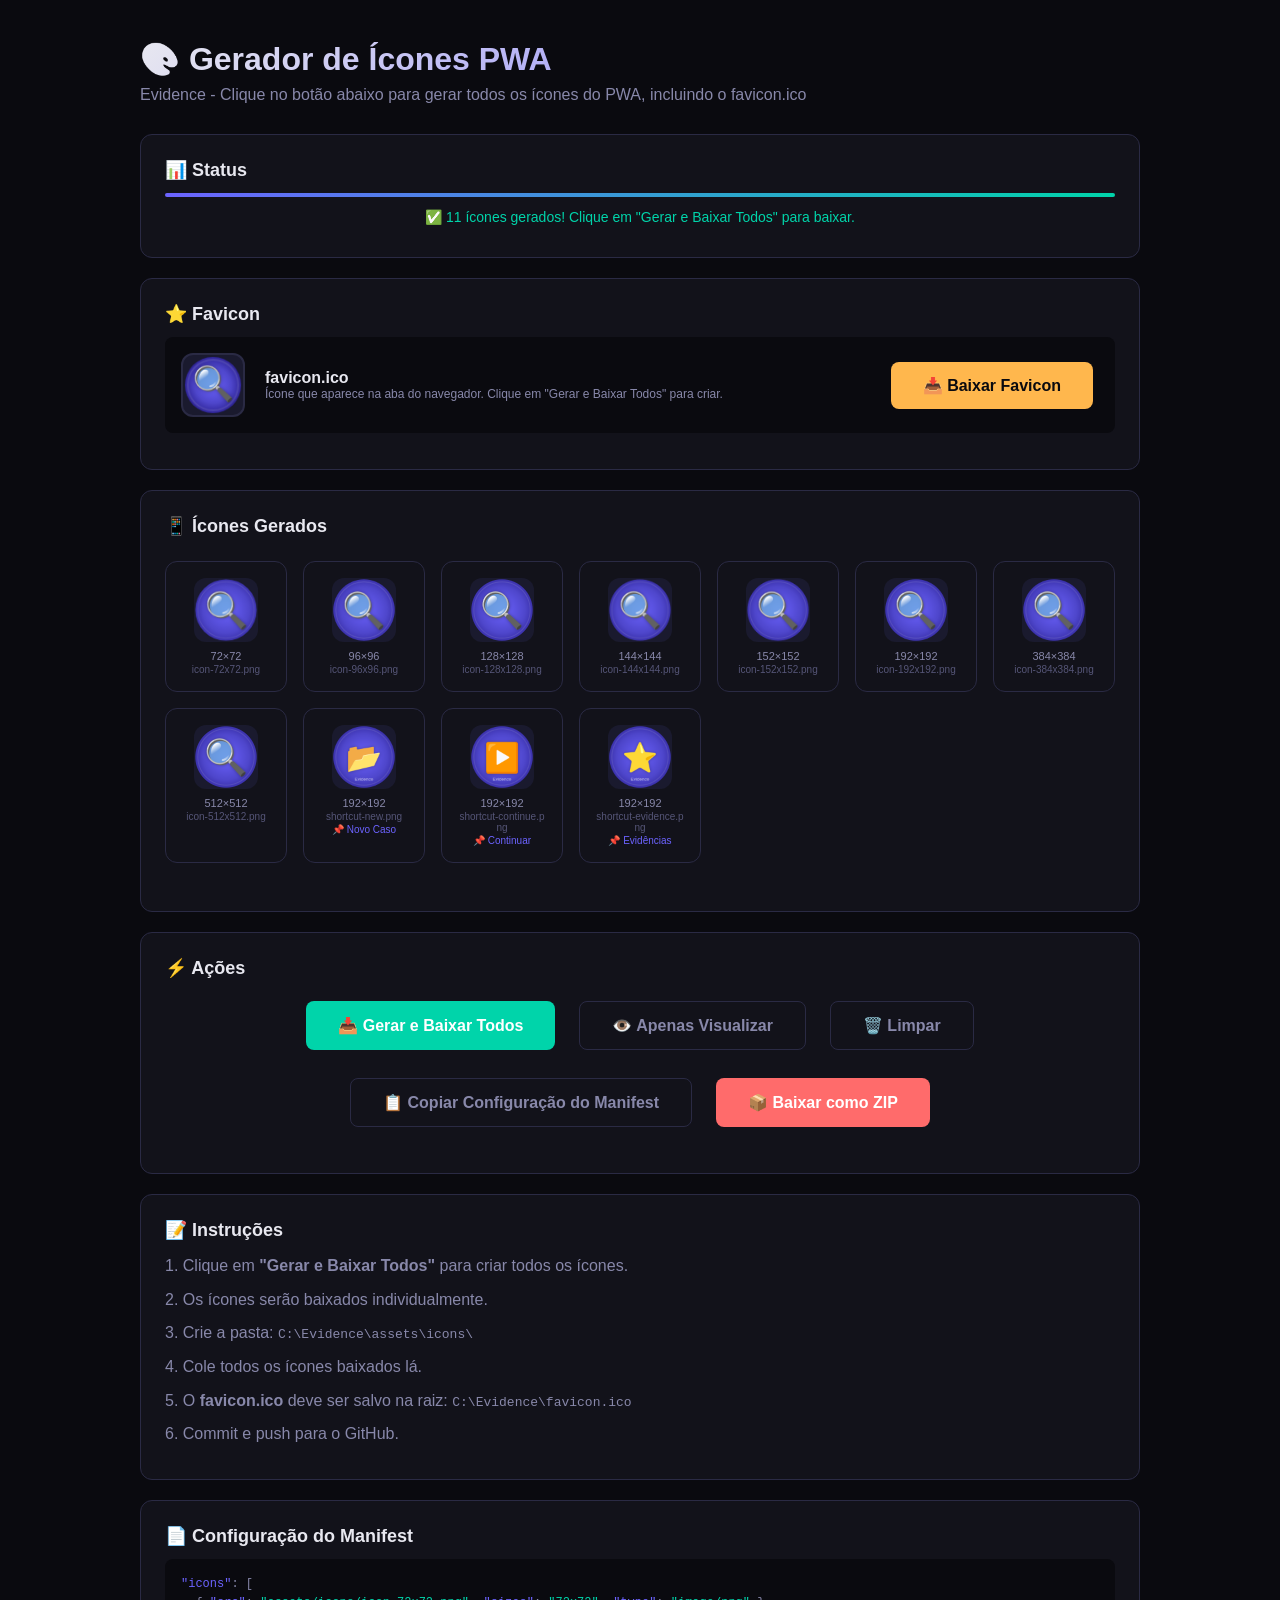
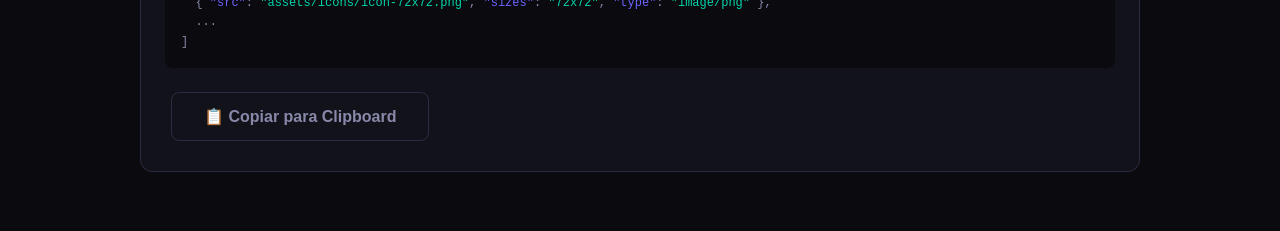
<file: create-icons.html>
<!DOCTYPE html>
<html lang="pt-BR">
<head>
    <meta charset="UTF-8">
    <meta name="viewport" content="width=device-width, initial-scale=1.0">
    <title>Gerador de Ícones - Evidence</title>
    <style>
        * {
            margin: 0;
            padding: 0;
            box-sizing: border-box;
        }

        body {
            font-family: 'Inter', -apple-system, BlinkMacSystemFont, sans-serif;
            background: #0a0a0f;
            color: #e8e8f0;
            min-height: 100vh;
            padding: 40px 20px;
        }

        .container {
            max-width: 1000px;
            margin: 0 auto;
        }

        h1 {
            font-size: 32px;
            font-weight: 800;
            margin-bottom: 8px;
            background: linear-gradient(135deg, #e8e8f0, #6c63ff);
            -webkit-background-clip: text;
            -webkit-text-fill-color: transparent;
            background-clip: text;
        }

        .subtitle {
            color: #8888aa;
            margin-bottom: 30px;
        }

        .icon-grid {
            display: grid;
            grid-template-columns: repeat(auto-fill, minmax(110px, 1fr));
            gap: 16px;
            margin: 24px 0;
        }

        .icon-item {
            background: #12121a;
            border: 1px solid #2a2a44;
            border-radius: 12px;
            padding: 16px;
            text-align: center;
            transition: all 0.25s ease;
            cursor: pointer;
        }

        .icon-item:hover {
            border-color: #6c63ff;
            transform: translateY(-4px);
            box-shadow: 0 8px 32px rgba(108, 99, 255, 0.2);
        }

        .icon-item img {
            width: 64px;
            height: 64px;
            border-radius: 12px;
            display: block;
            margin: 0 auto 8px;
            background: #1a1a2e;
        }

        .icon-item .size {
            font-size: 11px;
            color: #8888aa;
        }

        .icon-item .name {
            font-size: 10px;
            color: #555577;
            margin-top: 2px;
            word-break: break-all;
        }

        .icon-item .label {
            font-size: 10px;
            color: #6c63ff;
            margin-top: 2px;
        }

        .btn {
            background: #6c63ff;
            color: white;
            border: none;
            padding: 14px 32px;
            border-radius: 8px;
            font-size: 16px;
            font-weight: 600;
            cursor: pointer;
            transition: all 0.25s ease;
            margin: 6px;
        }

        .btn:hover {
            background: #7c73ff;
            transform: translateY(-2px);
            box-shadow: 0 8px 32px rgba(108, 99, 255, 0.3);
        }

        .btn-secondary {
            background: transparent;
            border: 1px solid #2a2a44;
            color: #8888aa;
        }

        .btn-secondary:hover {
            background: #1a1a2e;
            color: #e8e8f0;
            border-color: #6c63ff;
            transform: translateY(-2px);
        }

        .btn-success {
            background: #00d4aa;
        }

        .btn-success:hover {
            background: #00e8bb;
            box-shadow: 0 8px 32px rgba(0, 212, 170, 0.3);
        }

        .btn-danger {
            background: #ff6b6b;
        }

        .btn-danger:hover {
            background: #ff7b7b;
            box-shadow: 0 8px 32px rgba(255, 107, 107, 0.3);
        }

        .btn-warning {
            background: #ffb74d;
            color: #0a0a0f;
        }

        .btn-warning:hover {
            background: #ffc97a;
            box-shadow: 0 8px 32px rgba(255, 183, 77, 0.3);
        }

        .section {
            background: #12121a;
            border: 1px solid #2a2a44;
            border-radius: 12px;
            padding: 24px;
            margin: 20px 0;
        }

        .section h2 {
            font-size: 18px;
            margin-bottom: 12px;
            color: #e8e8f0;
        }

        .section p {
            color: #8888aa;
            line-height: 1.6;
            margin-bottom: 8px;
        }

        .btn-group {
            display: flex;
            gap: 12px;
            flex-wrap: wrap;
            justify-content: center;
            margin: 16px 0;
        }

        .progress-bar {
            width: 100%;
            height: 4px;
            background: #1a1a2e;
            border-radius: 4px;
            overflow: hidden;
            margin: 12px 0;
        }

        .progress-fill {
            height: 100%;
            background: linear-gradient(90deg, #6c63ff, #00d4aa);
            transition: width 0.5s ease;
            width: 0%;
        }

        .status {
            color: #8888aa;
            font-size: 14px;
            text-align: center;
            margin: 8px 0;
        }

        .status.success {
            color: #00d4aa;
        }

        .status.error {
            color: #ff6b6b;
        }

        .code-block {
            background: #0a0a0f;
            padding: 16px;
            border-radius: 8px;
            overflow-x: auto;
            font-size: 12px;
            color: #8888aa;
            line-height: 1.6;
            font-family: 'Courier New', monospace;
            max-height: 300px;
            overflow-y: auto;
        }

        .code-block .key { color: #6c63ff; }
        .code-block .string { color: #00d4aa; }
        .code-block .number { color: #ffb74d; }
        .code-block .boolean { color: #ff6b6b; }

        .favicon-preview {
            display: flex;
            align-items: center;
            gap: 20px;
            padding: 16px;
            background: #0a0a0f;
            border-radius: 8px;
            margin: 12px 0;
            flex-wrap: wrap;
        }

        .favicon-preview img {
            width: 64px;
            height: 64px;
            border-radius: 12px;
            background: #1a1a2e;
            border: 2px solid #2a2a44;
        }

        .favicon-preview .info {
            flex: 1;
        }

        .favicon-preview .info .title {
            font-weight: 600;
            color: #e8e8f0;
        }

        .favicon-preview .info .desc {
            font-size: 12px;
            color: #8888aa;
        }

        @media (max-width: 600px) {
            h1 { font-size: 24px; }
            .icon-grid { grid-template-columns: repeat(auto-fill, minmax(80px, 1fr)); }
            .icon-item img { width: 48px; height: 48px; }
            .btn { padding: 10px 20px; font-size: 14px; }
        }
    </style>
</head>
<body>
    <div class="container">
        <h1>🎨 Gerador de Ícones PWA</h1>
        <p class="subtitle">Evidence - Clique no botão abaixo para gerar todos os ícones do PWA, incluindo o favicon.ico</p>

        <!-- Status -->
        <div class="section">
            <h2>📊 Status</h2>
            <div class="progress-bar">
                <div class="progress-fill" id="progressFill"></div>
            </div>
            <div class="status" id="status">⏳ Aguardando ação...</div>
        </div>

        <!-- Favicon -->
        <div class="section">
            <h2>⭐ Favicon</h2>
            <div class="favicon-preview" id="faviconPreview">
                <img id="faviconImg" src="" alt="Favicon" style="display:none;">
                <div class="info">
                    <div class="title">favicon.ico</div>
                    <div class="desc">Ícone que aparece na aba do navegador. Clique em "Gerar e Baixar Todos" para criar.</div>
                </div>
                <button class="btn btn-warning" onclick="downloadFavicon()">📥 Baixar Favicon</button>
            </div>
        </div>

        <!-- Ícones -->
        <div class="section">
            <h2>📱 Ícones Gerados</h2>
            <div class="icon-grid" id="iconGrid">
                <!-- Gerado por JavaScript -->
            </div>
        </div>

        <!-- Botões -->
        <div class="section">
            <h2>⚡ Ações</h2>
            <div class="btn-group">
                <button class="btn btn-success" onclick="generateAndDownload()">📥 Gerar e Baixar Todos</button>
                <button class="btn btn-secondary" onclick="generateAndPreview()">👁️ Apenas Visualizar</button>
                <button class="btn btn-secondary" onclick="clearIcons()">🗑️ Limpar</button>
            </div>
            <div class="btn-group">
                <button class="btn btn-secondary" onclick="copyManifestConfig()">📋 Copiar Configuração do Manifest</button>
                <button class="btn btn-danger" onclick="downloadAsZip()">📦 Baixar como ZIP</button>
            </div>
        </div>

        <!-- Instruções -->
        <div class="section">
            <h2>📝 Instruções</h2>
            <p>1. Clique em <strong>"Gerar e Baixar Todos"</strong> para criar todos os ícones.</p>
            <p>2. Os ícones serão baixados individualmente.</p>
            <p>3. Crie a pasta: <code>C:\Evidence\assets\icons\</code></p>
            <p>4. Cole todos os ícones baixados lá.</p>
            <p>5. O <strong>favicon.ico</strong> deve ser salvo na raiz: <code>C:\Evidence\favicon.ico</code></p>
            <p>6. Commit e push para o GitHub.</p>
        </div>

        <!-- Configuração do Manifest -->
        <div class="section">
            <h2>📄 Configuração do Manifest</h2>
            <div class="code-block" id="manifestCode">
                <span class="key">"icons"</span>: [
                <br>
                &nbsp;&nbsp;{ <span class="key">"src"</span>: <span class="string">"assets/icons/icon-72x72.png"</span>, <span class="key">"sizes"</span>: <span class="string">"72x72"</span>, <span class="key">"type"</span>: <span class="string">"image/png"</span> },
                <br>
                &nbsp;&nbsp;...
                <br>
                ]
            </div>
            <br>
            <button class="btn btn-secondary" onclick="copyManifestConfig()">📋 Copiar para Clipboard</button>
        </div>
    </div>

    <script>
        // ============================================
        // CONFIGURAÇÃO DOS ÍCONES
        // ============================================

        const ICON_SIZES = [
            { size: 72, name: 'icon-72x72.png' },
            { size: 96, name: 'icon-96x96.png' },
            { size: 128, name: 'icon-128x128.png' },
            { size: 144, name: 'icon-144x144.png' },
            { size: 152, name: 'icon-152x152.png' },
            { size: 192, name: 'icon-192x192.png' },
            { size: 384, name: 'icon-384x384.png' },
            { size: 512, name: 'icon-512x512.png' }
        ];

        const SHORTCUT_ICONS = [
            { size: 192, name: 'shortcut-new.png', symbol: '📂', label: 'Novo Caso' },
            { size: 192, name: 'shortcut-continue.png', symbol: '▶️', label: 'Continuar' },
            { size: 192, name: 'shortcut-evidence.png', symbol: '⭐', label: 'Evidências' }
        ];

        let generatedIcons = [];
        let faviconCanvas = null;
        let isGenerating = false;

        // ============================================
        // GERAR ÍCONES
        // ============================================

        function generateIcon(size, symbol = '🔍') {
            const canvas = document.createElement('canvas');
            canvas.width = size;
            canvas.height = size;
            const ctx = canvas.getContext('2d');

            // Fundo gradiente
            const gradient = ctx.createRadialGradient(
                size * 0.5, size * 0.5, 0,
                size * 0.5, size * 0.5, size * 0.6
            );
            gradient.addColorStop(0, '#6c63ff');
            gradient.addColorStop(0.6, '#4f47cc');
            gradient.addColorStop(1, '#2a1f8f');
            ctx.fillStyle = gradient;
            ctx.beginPath();
            ctx.arc(size * 0.5, size * 0.5, size * 0.48, 0, Math.PI * 2);
            ctx.fill();

            // Borda
            ctx.strokeStyle = 'rgba(255,255,255,0.1)';
            ctx.lineWidth = size * 0.015;
            ctx.beginPath();
            ctx.arc(size * 0.5, size * 0.5, size * 0.44, 0, Math.PI * 2);
            ctx.stroke();

            // Símbolo
            const fontSize = size * (symbol === '🔍' ? 0.55 : 0.45);
            ctx.fillStyle = 'white';
            ctx.font = `${fontSize}px serif`;
            ctx.textAlign = 'center';
            ctx.textBaseline = 'middle';
            
            // Sombra no texto
            ctx.shadowColor = 'rgba(0,0,0,0.3)';
            ctx.shadowBlur = size * 0.05;
            ctx.fillText(symbol, size * 0.5, size * 0.55);
            ctx.shadowBlur = 0;

            // Label para shortcuts
            if (symbol !== '🔍') {
                const labelSize = size * 0.07;
                ctx.fillStyle = 'rgba(255,255,255,0.7)';
                ctx.font = `${labelSize}px Inter, sans-serif`;
                ctx.fillText('Evidence', size * 0.5, size * 0.85);
            }

            return canvas;
        }

        function generateFavicon() {
            const canvas = document.createElement('canvas');
            canvas.width = 64;
            canvas.height = 64;
            const ctx = canvas.getContext('2d');

            // Fundo gradiente
            const gradient = ctx.createRadialGradient(32, 32, 0, 32, 32, 32);
            gradient.addColorStop(0, '#6c63ff');
            gradient.addColorStop(0.6, '#4f47cc');
            gradient.addColorStop(1, '#2a1f8f');
            ctx.fillStyle = gradient;
            ctx.beginPath();
            ctx.arc(32, 32, 30, 0, Math.PI * 2);
            ctx.fill();

            // Borda
            ctx.strokeStyle = 'rgba(255,255,255,0.1)';
            ctx.lineWidth = 2;
            ctx.beginPath();
            ctx.arc(32, 32, 27, 0, Math.PI * 2);
            ctx.stroke();

            // 🔍
            ctx.fillStyle = 'white';
            ctx.shadowColor = 'rgba(0,0,0,0.3)';
            ctx.shadowBlur = 4;
            ctx.font = '36px serif';
            ctx.textAlign = 'center';
            ctx.textBaseline = 'middle';
            ctx.fillText('🔍', 32, 34);
            ctx.shadowBlur = 0;

            return canvas;
        }

        function downloadCanvas(canvas, filename) {
            const link = document.createElement('a');
            link.download = filename;
            link.href = canvas.toDataURL('image/png');
            document.body.appendChild(link);
            link.click();
            document.body.removeChild(link);
        }

        function downloadFavicon() {
            if (!faviconCanvas) {
                faviconCanvas = generateFavicon();
            }
            // Baixar como .ico (na verdade é PNG, mas o navegador aceita)
            const link = document.createElement('a');
            link.download = 'favicon.ico';
            link.href = faviconCanvas.toDataURL('image/x-icon');
            document.body.appendChild(link);
            link.click();
            document.body.removeChild(link);
            
            const status = getStatusElement();
            status.textContent = '✅ favicon.ico baixado! Salve na raiz do projeto.';
            status.className = 'status success';
        }

        function getStatusElement() {
            return document.getElementById('status');
        }

        function updateProgress(current, total, message) {
            const percent = Math.round((current / total) * 100);
            document.getElementById('progressFill').style.width = percent + '%';
            const status = getStatusElement();
            status.textContent = `${message} (${current}/${total})`;
            status.className = 'status';
        }

        // ============================================
        // GERAR E PREVIEW
        // ============================================

        function generateAndPreview() {
            if (isGenerating) return;
            isGenerating = true;

            const status = getStatusElement();
            const grid = document.getElementById('iconGrid');
            grid.innerHTML = '';
            generatedIcons = [];

            // Gerar favicon
            faviconCanvas = generateFavicon();
            const faviconImg = document.getElementById('faviconImg');
            faviconImg.src = faviconCanvas.toDataURL('image/png');
            faviconImg.style.display = 'block';

            const allIcons = [...ICON_SIZES, ...SHORTCUT_ICONS];
            const total = allIcons.length;

            status.textContent = '⏳ Gerando ícones...';
            status.className = 'status';

            allIcons.forEach((icon, index) => {
                const symbol = icon.symbol || '🔍';
                const canvas = generateIcon(icon.size, symbol);
                const name = icon.name;
                generatedIcons.push({ canvas, name });

                // Preview
                const div = document.createElement('div');
                div.className = 'icon-item';
                const img = document.createElement('img');
                img.src = canvas.toDataURL('image/png');
                div.appendChild(img);
                
                const sizeSpan = document.createElement('div');
                sizeSpan.className = 'size';
                sizeSpan.textContent = `${icon.size}×${icon.size}`;
                div.appendChild(sizeSpan);
                
                const nameSpan = document.createElement('div');
                nameSpan.className = 'name';
                nameSpan.textContent = name;
                div.appendChild(nameSpan);

                if (icon.label) {
                    const labelSpan = document.createElement('div');
                    labelSpan.className = 'label';
                    labelSpan.textContent = `📌 ${icon.label}`;
                    div.appendChild(labelSpan);
                }

                // Download individual
                div.addEventListener('click', () => {
                    downloadCanvas(canvas, name);
                });

                grid.appendChild(div);
                updateProgress(index + 1, total, `Gerando ${name}...`);
            });

            status.textContent = `✅ ${total} ícones gerados! Clique em "Gerar e Baixar Todos" para baixar.`;
            status.className = 'status success';
            isGenerating = false;
        }

        // ============================================
        // GERAR E BAIXAR
        // ============================================

        function generateAndDownload() {
            if (generatedIcons.length === 0) {
                generateAndPreview();
                setTimeout(() => {
                    downloadAllIcons();
                }, 500);
            } else {
                downloadAllIcons();
            }
        }

        function downloadAllIcons() {
            if (generatedIcons.length === 0) {
                getStatusElement().textContent = '⚠️ Primeiro gere os ícones!';
                getStatusElement().className = 'status error';
                return;
            }

            const status = getStatusElement();
            status.textContent = '📥 Baixando ícones...';
            status.className = 'status';

            // Baixar favicon primeiro
            if (faviconCanvas) {
                setTimeout(() => {
                    const link = document.createElement('a');
                    link.download = 'favicon.ico';
                    link.href = faviconCanvas.toDataURL('image/x-icon');
                    document.body.appendChild(link);
                    link.click();
                    document.body.removeChild(link);
                }, 100);
            }

            // Baixar ícones um por um com delay
            generatedIcons.forEach((item, index) => {
                setTimeout(() => {
                    downloadCanvas(item.canvas, item.name);
                    if (index === generatedIcons.length - 1) {
                        status.textContent = `✅ ${generatedIcons.length} ícones + favicon.ico baixados!`;
                        status.className = 'status success';
                    }
                }, 300 + index * 300);
            });
        }

        // ============================================
        // LIMPAR
        // ============================================

        function clearIcons() {
            document.getElementById('iconGrid').innerHTML = '';
            document.getElementById('faviconImg').style.display = 'none';
            generatedIcons = [];
            faviconCanvas = null;
            document.getElementById('progressFill').style.width = '0%';
            const status = getStatusElement();
            status.textContent = '🗑️ Ícones removidos.';
            status.className = 'status';
        }

        // ============================================
        // COPIAR CONFIGURAÇÃO DO MANIFEST
        // ============================================

        function copyManifestConfig() {
            const icons = ICON_SIZES.map(icon => ({
                src: `assets/icons/${icon.name}`,
                sizes: `${icon.size}x${icon.size}`,
                type: 'image/png',
                purpose: 'any maskable'
            }));

            const shortcutIcons = SHORTCUT_ICONS.map(icon => ({
                src: `assets/icons/${icon.name}`,
                sizes: `${icon.size}x${icon.size}`,
                type: 'image/png'
            }));

            const config = {
                icons: icons,
                shortcuts: [
                    {
                        name: "Nova Investigação",
                        short_name: "Novo Caso",
                        description: "Iniciar uma nova investigação",
                        url: "/?action=new",
                        icons: [shortcutIcons[0]]
                    },
                    {
                        name: "Continuar Investigação",
                        short_name: "Continuar",
                        description: "Continuar onde parou",
                        url: "/?action=continue",
                        icons: [shortcutIcons[1]]
                    },
                    {
                        name: "Evidências",
                        short_name: "Evidências",
                        description: "Ver todas as evidências",
                        url: "/?action=evidence",
                        icons: [shortcutIcons[2]]
                    }
                ]
            };

            const text = JSON.stringify(config, null, 2);
            
            if (navigator.clipboard) {
                navigator.clipboard.writeText(text).then(() => {
                    const status = getStatusElement();
                    status.textContent = '✅ Configuração copiada para o clipboard!';
                    status.className = 'status success';
                }).catch(() => {
                    fallbackCopy(text);
                });
            } else {
                fallbackCopy(text);
            }

            const codeBlock = document.getElementById('manifestCode');
            codeBlock.innerHTML = syntaxHighlight(text);
        }

        function fallbackCopy(text) {
            const textarea = document.createElement('textarea');
            textarea.value = text;
            document.body.appendChild(textarea);
            textarea.select();
            try {
                document.execCommand('copy');
                const status = getStatusElement();
                status.textContent = '✅ Configuração copiada para o clipboard!';
                status.className = 'status success';
            } catch (err) {
                const status = getStatusElement();
                status.textContent = '❌ Erro ao copiar. Selecione o texto manualmente.';
                status.className = 'status error';
            }
            document.body.removeChild(textarea);
        }

        function syntaxHighlight(json) {
            json = json.replace(/&/g, '&amp;').replace(/</g, '&lt;').replace(/>/g, '&gt;');
            return json.replace(/"([^"]+)":/g, '<span class="key">"$1"</span>:')
                      .replace(/"([^"]+)"/g, '<span class="string">"$1"</span>')
                      .replace(/(\d+)/g, '<span class="number">$1</span>')
                      .replace(/(true|false|null)/g, '<span class="boolean">$1</span>');
        }

        // ============================================
        // BAIXAR COMO ZIP
        // ============================================

        function downloadAsZip() {
            if (generatedIcons.length === 0) {
                generateAndPreview();
                setTimeout(() => {
                    createZip();
                }, 500);
            } else {
                createZip();
            }
        }

        function createZip() {
            if (generatedIcons.length === 0) {
                getStatusElement().textContent = '⚠️ Primeiro gere os ícones!';
                getStatusElement().className = 'status error';
                return;
            }

            const status = getStatusElement();
            status.textContent = '📦 Criando arquivo ZIP...';
            status.className = 'status';

            const iconsData = {};
            generatedIcons.forEach(item => {
                iconsData[item.name] = item.canvas.toDataURL('image/png');
            });
            if (faviconCanvas) {
                iconsData['favicon.ico'] = faviconCanvas.toDataURL('image/x-icon');
            }

            const zipScript = `
                <!DOCTYPE html>
                <html>
                <head><meta charset="UTF-8"><title>Gerando ZIP</title></head>
                <body>
                <script>
                    const iconsData = ${JSON.stringify(iconsData)};
                    const zip = new JSZip();
                    
                    Object.keys(iconsData).forEach(name => {
                        const data = iconsData[name].split(',')[1];
                        zip.file('icons/' + name, data, {base64: true});
                    });
                    
                    zip.generateAsync({type: 'blob'}).then(content => {
                        const link = document.createElement('a');
                        link.download = 'evidence-icons.zip';
                        link.href = URL.createObjectURL(content);
                        document.body.appendChild(link);
                        link.click();
                        document.body.removeChild(link);
                        document.write('<h2 style="color:green;">✅ ZIP gerado com sucesso!</h2>');
                        document.write('<p>Arquivo: evidence-icons.zip</p>');
                        document.write('<p>Contém todos os ícones + favicon.ico</p>');
                    });
                <\/script>
                <script src="https://cdnjs.cloudflare.com/ajax/libs/jszip/3.10.1/jszip.min.js"><\/script>
                </body>
                </html>
            `;

            const win = window.open('', '_blank');
            win.document.write(zipScript);
            win.document.close();

            const statusElement = getStatusElement();
            statusElement.textContent = '📦 Nova janela aberta para download do ZIP!';
            statusElement.className = 'status success';
        }

        // ============================================
        // INICIAR
        // ============================================

        window.addEventListener('load', () => {
            generateAndPreview();
        });

        window.generateAndDownload = generateAndDownload;
        window.generateAndPreview = generateAndPreview;
        window.clearIcons = clearIcons;
        window.copyManifestConfig = copyManifestConfig;
        window.downloadAsZip = downloadAsZip;
        window.downloadFavicon = downloadFavicon;

        console.log('🎨 Icon Generator loaded!');
        console.log(`📱 ${ICON_SIZES.length + SHORTCUT_ICONS.length} icons + favicon ready to generate`);
    </script>

</body>
</html>
</file>
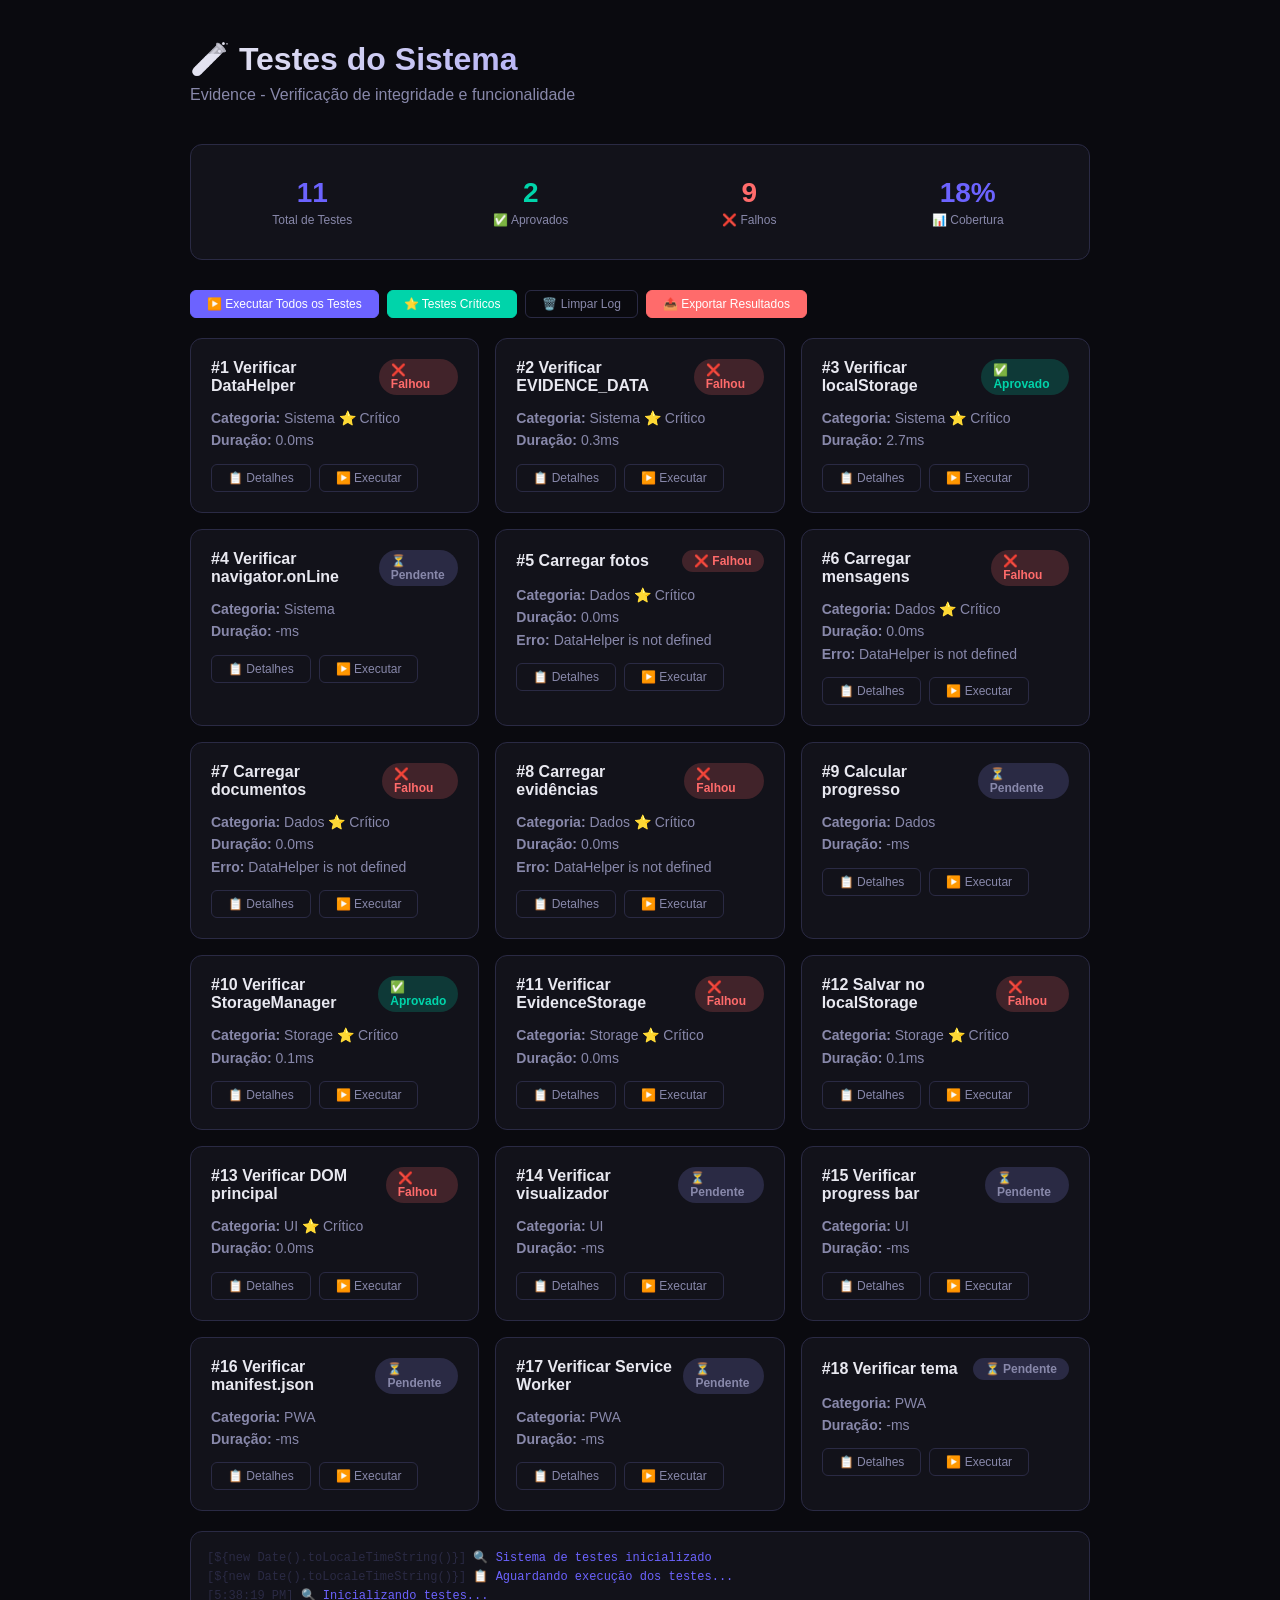
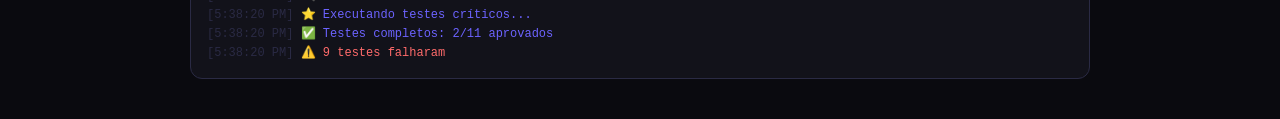
<file: test.html>
<!DOCTYPE html>
<html lang="pt-BR">
<head>
    <meta charset="UTF-8">
    <meta name="viewport" content="width=device-width, initial-scale=1.0">
    <title>Testes - Evidence</title>
    <style>
        * {
            margin: 0;
            padding: 0;
            box-sizing: border-box;
        }

        body {
            font-family: 'Inter', -apple-system, BlinkMacSystemFont, sans-serif;
            background: #0a0a0f;
            color: #e8e8f0;
            padding: 40px 20px;
        }

        .container {
            max-width: 900px;
            margin: 0 auto;
        }

        h1 {
            font-size: 32px;
            font-weight: 800;
            margin-bottom: 8px;
            background: linear-gradient(135deg, #e8e8f0, #6c63ff);
            -webkit-background-clip: text;
            -webkit-text-fill-color: transparent;
            background-clip: text;
        }

        .subtitle {
            color: #8888aa;
            margin-bottom: 40px;
        }

        .test-grid {
            display: grid;
            grid-template-columns: repeat(auto-fill, minmax(280px, 1fr));
            gap: 16px;
        }

        .test-card {
            background: #12121a;
            border: 1px solid #2a2a44;
            border-radius: 12px;
            padding: 20px;
            transition: all 0.25s ease;
        }

        .test-card:hover {
            border-color: #6c63ff;
            transform: translateY(-2px);
        }

        .test-card .header {
            display: flex;
            align-items: center;
            justify-content: space-between;
            margin-bottom: 12px;
        }

        .test-card .title {
            font-size: 16px;
            font-weight: 600;
            color: #e8e8f0;
        }

        .test-card .status {
            font-size: 12px;
            font-weight: 600;
            padding: 4px 12px;
            border-radius: 20px;
        }

        .status.pending {
            background: #2a2a44;
            color: #8888aa;
        }

        .status.passed {
            background: rgba(0, 212, 170, 0.2);
            color: #00d4aa;
        }

        .status.failed {
            background: rgba(255, 107, 107, 0.2);
            color: #ff6b6b;
        }

        .test-card .description {
            color: #8888aa;
            font-size: 14px;
            line-height: 1.6;
            margin-bottom: 12px;
        }

        .test-card .details {
            background: #0a0a0f;
            border-radius: 6px;
            padding: 12px;
            font-size: 12px;
            color: #555577;
            font-family: 'Courier New', monospace;
            overflow-x: auto;
            display: none;
        }

        .test-card .details.show {
            display: block;
        }

        .btn {
            background: transparent;
            border: 1px solid #2a2a44;
            color: #8888aa;
            padding: 6px 16px;
            border-radius: 6px;
            font-size: 12px;
            cursor: pointer;
            transition: all 0.25s ease;
            font-family: inherit;
        }

        .btn:hover {
            background: #1a1a2e;
            color: #e8e8f0;
            border-color: #6c63ff;
        }

        .btn-primary {
            background: #6c63ff;
            border-color: #6c63ff;
            color: white;
        }

        .btn-primary:hover {
            background: #7c73ff;
            border-color: #7c73ff;
        }

        .btn-success {
            background: #00d4aa;
            border-color: #00d4aa;
            color: white;
        }

        .btn-success:hover {
            background: #00e8bb;
            border-color: #00e8bb;
        }

        .btn-danger {
            background: #ff6b6b;
            border-color: #ff6b6b;
            color: white;
        }

        .btn-danger:hover {
            background: #ff7b7b;
            border-color: #ff7b7b;
        }

        .actions {
            display: flex;
            gap: 8px;
            margin-top: 12px;
            flex-wrap: wrap;
        }

        .summary {
            background: #12121a;
            border: 1px solid #2a2a44;
            border-radius: 12px;
            padding: 20px;
            margin-bottom: 30px;
            display: grid;
            grid-template-columns: repeat(auto-fit, minmax(120px, 1fr));
            gap: 16px;
            text-align: center;
        }

        .summary-item {
            padding: 12px;
        }

        .summary-item .number {
            font-size: 28px;
            font-weight: 800;
            color: #6c63ff;
        }

        .summary-item .label {
            font-size: 12px;
            color: #8888aa;
            margin-top: 4px;
        }

        .summary-item .number.passed {
            color: #00d4aa;
        }

        .summary-item .number.failed {
            color: #ff6b6b;
        }

        .log {
            background: #12121a;
            border: 1px solid #2a2a44;
            border-radius: 12px;
            padding: 16px;
            margin-top: 20px;
            max-height: 200px;
            overflow-y: auto;
        }

        .log-entry {
            font-size: 12px;
            color: #555577;
            padding: 2px 0;
            font-family: 'Courier New', monospace;
        }

        .log-entry .time {
            color: #2a2a44;
        }

        .log-entry .info {
            color: #6c63ff;
        }

        .log-entry .success {
            color: #00d4aa;
        }

        .log-entry .error {
            color: #ff6b6b;
        }

        @media (max-width: 600px) {
            h1 { font-size: 24px; }
            .test-grid { grid-template-columns: 1fr; }
        }
    </style>
</head>
<body>
    <div class="container">
        <h1>🧪 Testes do Sistema</h1>
        <p class="subtitle">Evidence - Verificação de integridade e funcionalidade</p>

        <!-- Summary -->
        <div class="summary" id="summary">
            <div class="summary-item">
                <div class="number" id="totalTests">0</div>
                <div class="label">Total de Testes</div>
            </div>
            <div class="summary-item">
                <div class="number passed" id="passedTests">0</div>
                <div class="label">✅ Aprovados</div>
            </div>
            <div class="summary-item">
                <div class="number failed" id="failedTests">0</div>
                <div class="label">❌ Falhos</div>
            </div>
            <div class="summary-item">
                <div class="number" id="coverage">0%</div>
                <div class="label">📊 Cobertura</div>
            </div>
        </div>

        <!-- Actions -->
        <div style="margin-bottom: 20px; display: flex; gap: 8px; flex-wrap: wrap;">
            <button class="btn btn-primary" onclick="runAllTests()">▶️ Executar Todos os Testes</button>
            <button class="btn btn-success" onclick="runCriticalTests()">⭐ Testes Críticos</button>
            <button class="btn btn-secondary" onclick="clearLog()">🗑️ Limpar Log</button>
            <button class="btn btn-danger" onclick="exportResults()">📤 Exportar Resultados</button>
        </div>

        <!-- Test Grid -->
        <div class="test-grid" id="testGrid">
            <!-- Gerado por JavaScript -->
        </div>

        <!-- Log -->
        <div class="log" id="logContainer">
            <div class="log-entry">
                <span class="time">[${new Date().toLocaleTimeString()}]</span>
                <span class="info">🔍 Sistema de testes inicializado</span>
            </div>
            <div class="log-entry">
                <span class="time">[${new Date().toLocaleTimeString()}]</span>
                <span class="info">📋 Aguardando execução dos testes...</span>
            </div>
        </div>
    </div>

    <script>
        // ============================================
        // SISTEMA DE TESTES
        // ============================================

        class TestRunner {
            constructor() {
                this.tests = [];
                this.results = [];
                this.total = 0;
                this.passed = 0;
                this.failed = 0;
                this.logs = [];
            }

            addTest(name, fn, category = 'Geral', critical = false) {
                this.tests.push({
                    id: this.tests.length + 1,
                    name,
                    fn,
                    category,
                    critical,
                    status: 'pending'
                });
            }

            async runAll() {
                this.results = [];
                this.passed = 0;
                this.failed = 0;
                this.total = this.tests.length;

                for (const test of this.tests) {
                    try {
                        const start = performance.now();
                        const result = await test.fn();
                        const duration = performance.now() - start;
                        
                        test.status = result ? 'passed' : 'failed';
                        if (result) this.passed++; else this.failed++;
                        
                        this.results.push({
                            test: test,
                            passed: result,
                            duration: duration,
                            error: null
                        });
                    } catch (error) {
                        test.status = 'failed';
                        this.failed++;
                        this.results.push({
                            test: test,
                            passed: false,
                            duration: 0,
                            error: error.message
                        });
                    }
                }

                this.updateUI();
                return this.results;
            }

            async runCritical() {
                const critical = this.tests.filter(t => t.critical);
                if (critical.length === 0) {
                    this.log('⚠️ Nenhum teste crítico encontrado');
                    return;
                }

                this.results = [];
                this.passed = 0;
                this.failed = 0;
                this.total = critical.length;

                for (const test of critical) {
                    try {
                        const start = performance.now();
                        const result = await test.fn();
                        const duration = performance.now() - start;
                        
                        test.status = result ? 'passed' : 'failed';
                        if (result) this.passed++; else this.failed++;
                        
                        this.results.push({
                            test: test,
                            passed: result,
                            duration: duration,
                            error: null
                        });
                    } catch (error) {
                        test.status = 'failed';
                        this.failed++;
                        this.results.push({
                            test: test,
                            passed: false,
                            duration: 0,
                            error: error.message
                        });
                    }
                }

                this.updateUI();
                return this.results;
            }

            log(message, type = 'info') {
                const time = new Date().toLocaleTimeString();
                const entry = { time, message, type };
                this.logs.push(entry);
                
                const container = document.getElementById('logContainer');
                const div = document.createElement('div');
                div.className = 'log-entry';
                div.innerHTML = `
                    <span class="time">[${time}]</span>
                    <span class="${type}">${message}</span>
                `;
                container.appendChild(div);
                container.scrollTop = container.scrollHeight;
            }

            updateUI() {
                // Update summary
                document.getElementById('totalTests').textContent = this.total;
                document.getElementById('passedTests').textContent = this.passed;
                document.getElementById('failedTests').textContent = this.failed;
                document.getElementById('coverage').textContent = 
                    this.total > 0 ? Math.round((this.passed / this.total) * 100) + '%' : '0%';

                // Update test cards
                const grid = document.getElementById('testGrid');
                grid.innerHTML = '';

                this.tests.forEach(test => {
                    const card = document.createElement('div');
                    card.className = 'test-card';

                    const result = this.results.find(r => r.test.id === test.id);
                    const status = result ? (result.passed ? 'passed' : 'failed') : 'pending';
                    const statusText = status === 'passed' ? '✅ Aprovado' : 
                                      status === 'failed' ? '❌ Falhou' : '⏳ Pendente';
                    const duration = result ? result.duration.toFixed(1) : '-';

                    card.innerHTML = `
                        <div class="header">
                            <span class="title">#${test.id} ${test.name}</span>
                            <span class="status ${status}">${statusText}</span>
                        </div>
                        <div class="description">
                            <strong>Categoria:</strong> ${test.category}
                            ${test.critical ? ' ⭐ Crítico' : ''}
                            <br>
                            <strong>Duração:</strong> ${duration}ms
                            ${result && result.error ? `<br><strong>Erro:</strong> ${result.error}` : ''}
                        </div>
                        <div class="actions">
                            <button class="btn btn-secondary" onclick="showDetails(${test.id})">📋 Detalhes</button>
                            <button class="btn btn-secondary" onclick="runTest(${test.id})">▶️ Executar</button>
                        </div>
                        <div class="details" id="details-${test.id}">
                            <pre>${test.fn.toString()}</pre>
                        </div>
                    `;

                    grid.appendChild(card);
                });

                // Log completion
                this.log(`✅ Testes completos: ${this.passed}/${this.total} aprovados`);
                if (this.failed > 0) {
                    this.log(`⚠️ ${this.failed} testes falharam`, 'error');
                }
            }

            clearLog() {
                const container = document.getElementById('logContainer');
                container.innerHTML = '';
                this.logs = [];
                this.log('🗑️ Log limpo');
            }

            exportResults() {
                const data = {
                    timestamp: new Date().toISOString(),
                    total: this.total,
                    passed: this.passed,
                    failed: this.failed,
                    results: this.results.map(r => ({
                        test: r.test.name,
                        passed: r.passed,
                        duration: r.duration,
                        error: r.error
                    })),
                    logs: this.logs
                };

                const blob = new Blob([JSON.stringify(data, null, 2)], { type: 'application/json' });
                const url = URL.createObjectURL(blob);
                const a = document.createElement('a');
                a.href = url;
                a.download = `test-results-${new Date().toISOString().slice(0,10)}.json`;
                a.click();
                URL.revokeObjectURL(url);

                this.log('📤 Resultados exportados');
            }
        }

        // ============================================
        // DEFINIR TESTES
        // ============================================

        const testRunner = new TestRunner();

        // Testes de Sistema
        testRunner.addTest('Verificar DataHelper', () => {
            return typeof window.DataHelper !== 'undefined';
        }, 'Sistema', true);

        testRunner.addTest('Verificar EVIDENCE_DATA', () => {
            return typeof window.EVIDENCE_DATA !== 'undefined';
        }, 'Sistema', true);

        testRunner.addTest('Verificar localStorage', () => {
            try {
                localStorage.setItem('test', 'test');
                localStorage.removeItem('test');
                return true;
            } catch {
                return false;
            }
        }, 'Sistema', true);

        testRunner.addTest('Verificar navigator.onLine', () => {
            return navigator.onLine !== undefined;
        }, 'Sistema', false);

        // Testes de Dados
        testRunner.addTest('Carregar fotos', () => {
            const photos = DataHelper.getFiles('photos');
            return photos && photos.length > 0;
        }, 'Dados', true);

        testRunner.addTest('Carregar mensagens', () => {
            const messages = DataHelper.getFiles('messages');
            return messages && messages.length > 0;
        }, 'Dados', true);

        testRunner.addTest('Carregar documentos', () => {
            const docs = DataHelper.getFiles('documents');
            return docs && docs.length > 0;
        }, 'Dados', true);

        testRunner.addTest('Carregar evidências', () => {
            const evidence = DataHelper.getEvidence();
            return evidence && evidence.length > 0;
        }, 'Dados', true);

        testRunner.addTest('Calcular progresso', () => {
            const progress = DataHelper.getProgress();
            return typeof progress === 'number' && progress >= 0 && progress <= 100;
        }, 'Dados', false);

        // Testes de Storage
        testRunner.addTest('Verificar StorageManager', () => {
            return typeof window.StorageManager !== 'undefined';
        }, 'Storage', true);

        testRunner.addTest('Verificar EvidenceStorage', () => {
            return typeof window.EvidenceStorage !== 'undefined';
        }, 'Storage', true);

        testRunner.addTest('Salvar no localStorage', () => {
            try {
                const storage = new EvidenceStorage();
                storage.saveGame({ test: true });
                const loaded = storage.loadGame();
                return loaded && loaded.test === true;
            } catch {
                return false;
            }
        }, 'Storage', true);

        // Testes de Interface
        testRunner.addTest('Verificar DOM principal', () => {
            return document.getElementById('sidebar') !== null &&
                   document.getElementById('content') !== null;
        }, 'UI', true);

        testRunner.addTest('Verificar visualizador', () => {
            return document.getElementById('viewerOverlay') !== null;
        }, 'UI', false);

        testRunner.addTest('Verificar progress bar', () => {
            return document.getElementById('progressFill') !== null;
        }, 'UI', false);

        // Testes de PWA
        testRunner.addTest('Verificar manifest.json', () => {
            return document.querySelector('link[rel="manifest"]') !== null;
        }, 'PWA', false);

        testRunner.addTest('Verificar Service Worker', () => {
            return 'serviceWorker' in navigator;
        }, 'PWA', false);

        testRunner.addTest('Verificar tema', () => {
            const meta = document.querySelector('meta[name="theme-color"]');
            return meta !== null && meta.content === '#6c63ff';
        }, 'PWA', false);

        // ============================================
        // FUNÇÕES DE CONTROLE
        // ============================================

        async function runAllTests() {
            testRunner.log('▶️ Executando todos os testes...', 'info');
            await testRunner.runAll();
        }

        async function runCriticalTests() {
            testRunner.log('⭐ Executando testes críticos...', 'info');
            await testRunner.runCritical();
        }

        function showDetails(id) {
            const details = document.getElementById(`details-${id}`);
            if (details) {
                details.classList.toggle('show');
            }
        }

        async function runTest(id) {
            const test = testRunner.tests.find(t => t.id === id);
            if (!test) return;

            testRunner.log(`▶️ Executando teste: ${test.name}`, 'info');
            
            try {
                const start = performance.now();
                const result = await test.fn();
                const duration = performance.now() - start;
                
                test.status = result ? 'passed' : 'failed';
                if (result) testRunner.passed++; else testRunner.failed++;
                
                testRunner.results.push({
                    test: test,
                    passed: result,
                    duration: duration,
                    error: null
                });
                
                testRunner.log(`${result ? '✅' : '❌'} ${test.name} (${duration.toFixed(1)}ms)`, 
                              result ? 'success' : 'error');
                testRunner.updateUI();
            } catch (error) {
                test.status = 'failed';
                testRunner.failed++;
                testRunner.results.push({
                    test: test,
                    passed: false,
                    duration: 0,
                    error: error.message
                });
                testRunner.log(`❌ ${test.name} - Erro: ${error.message}`, 'error');
                testRunner.updateUI();
            }
        }

        function clearLog() {
            testRunner.clearLog();
        }

        function exportResults() {
            testRunner.exportResults();
        }

        // ============================================
        // INICIAR
        // ============================================

        // Executar testes críticos automaticamente
        document.addEventListener('DOMContentLoaded', () => {
            testRunner.log('🔍 Inicializando testes...', 'info');
            setTimeout(() => {
                runCriticalTests();
            }, 500);
        });

        // ============================================
        // EXPORTAR
        // ============================================

        window.runAllTests = runAllTests;
        window.runCriticalTests = runCriticalTests;
        window.showDetails = showDetails;
        window.runTest = runTest;
        window.clearLog = clearLog;
        window.exportResults = exportResults;

        console.log('🧪 Test Runner initialized!');
        console.log(`📋 ${testRunner.tests.length} tests registered`);
    </script>
</body>
</html>
</file>
